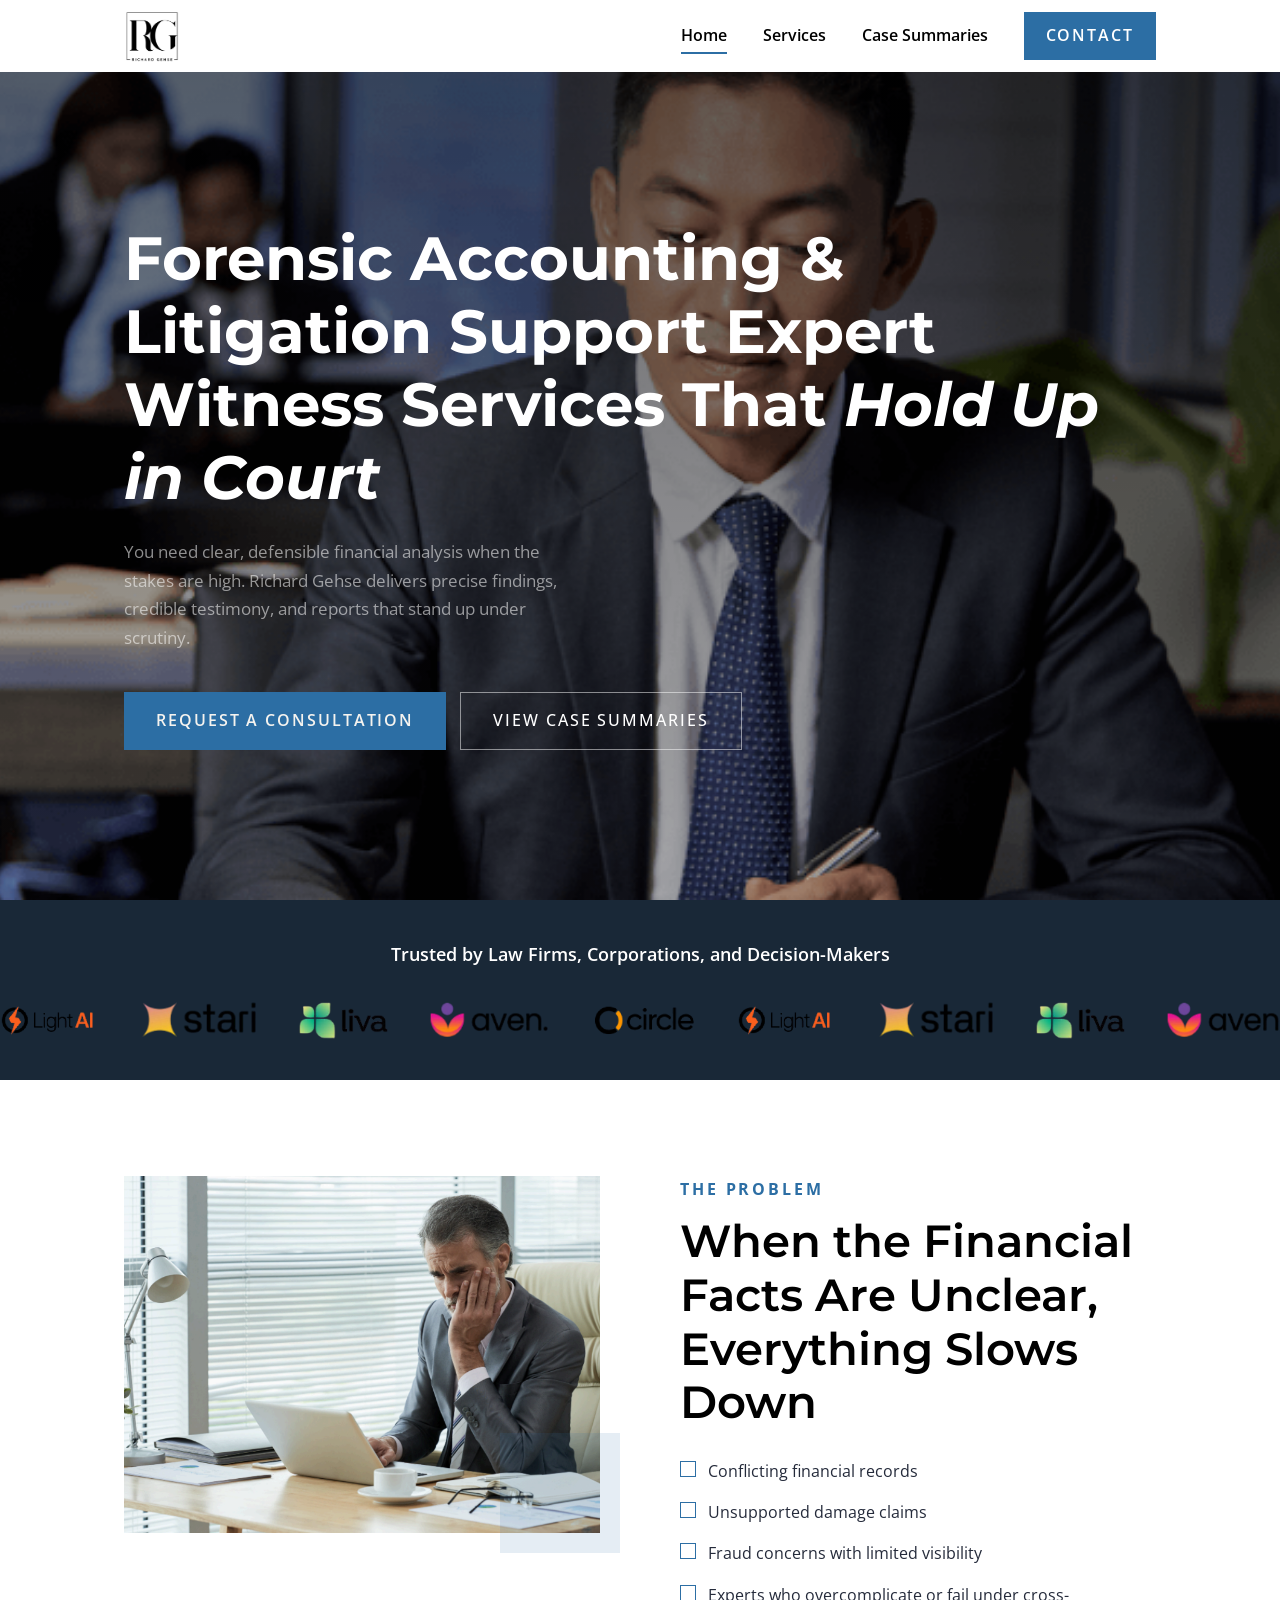
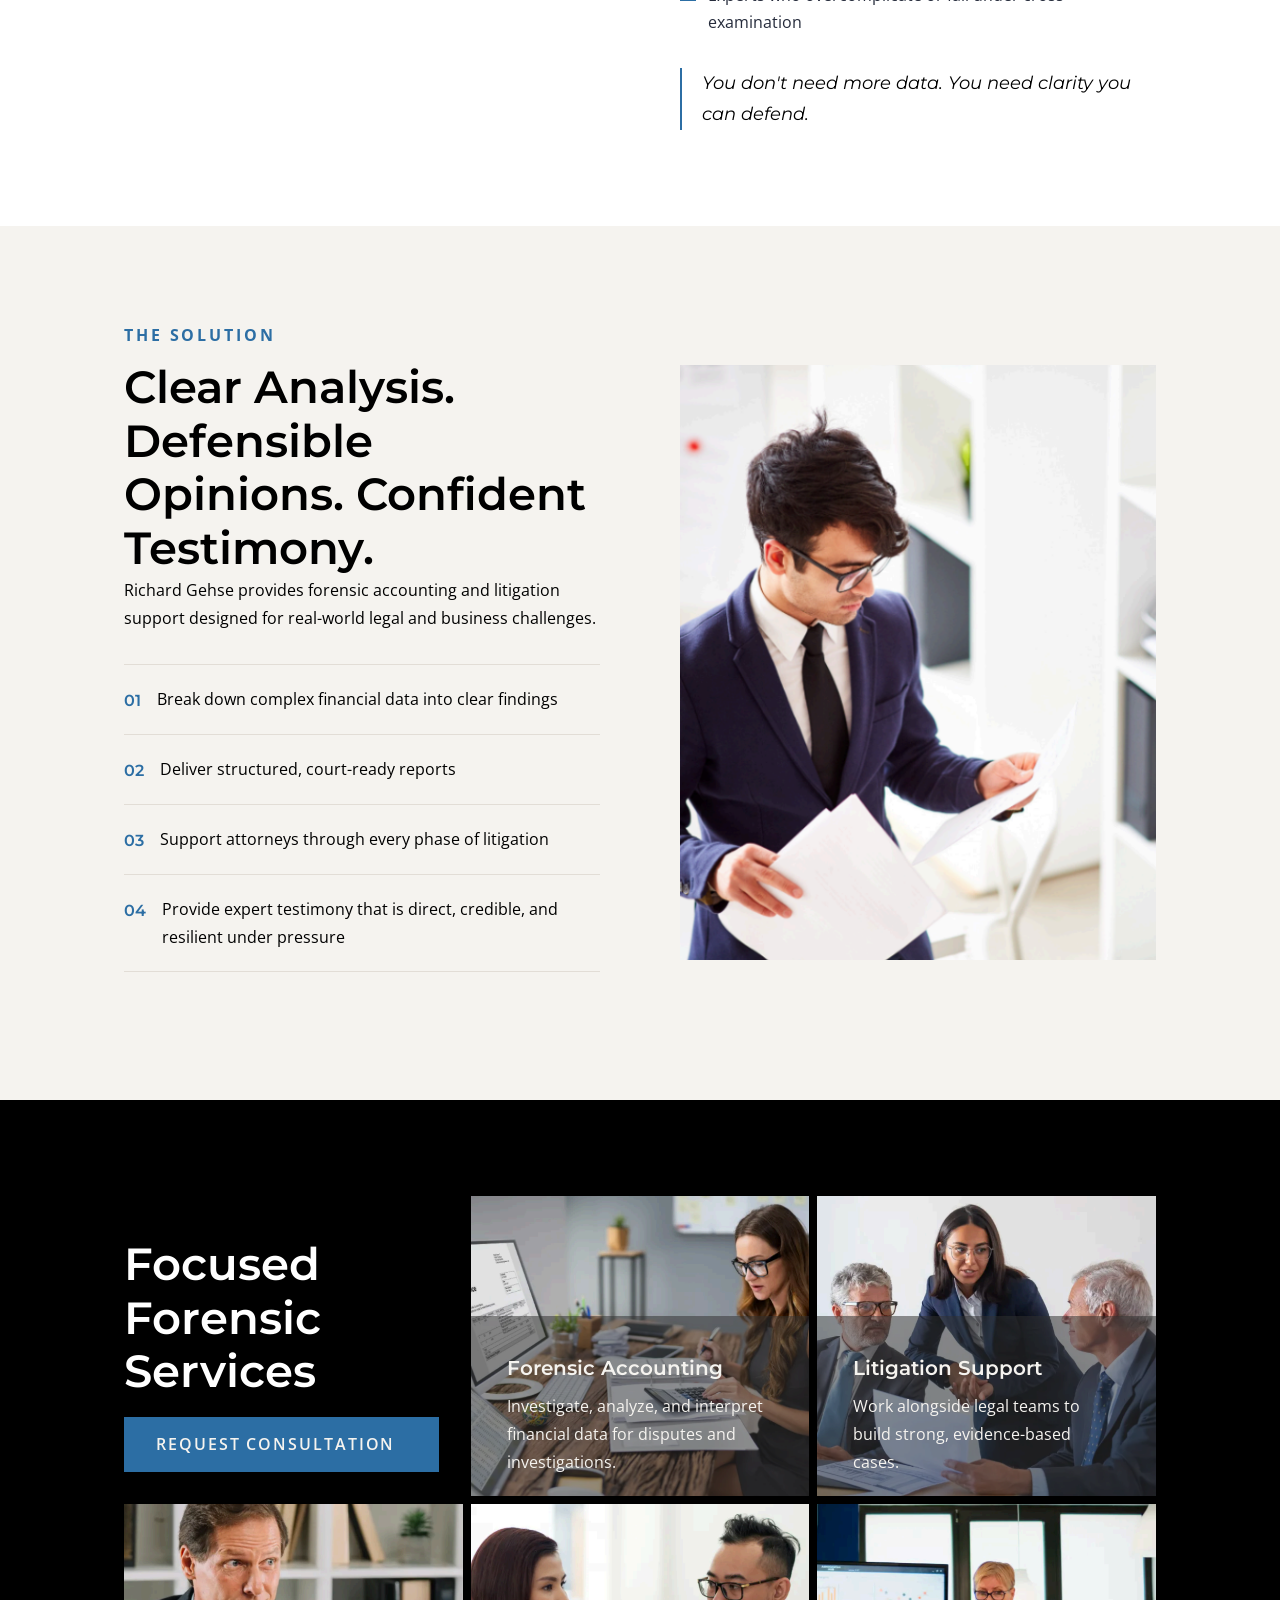
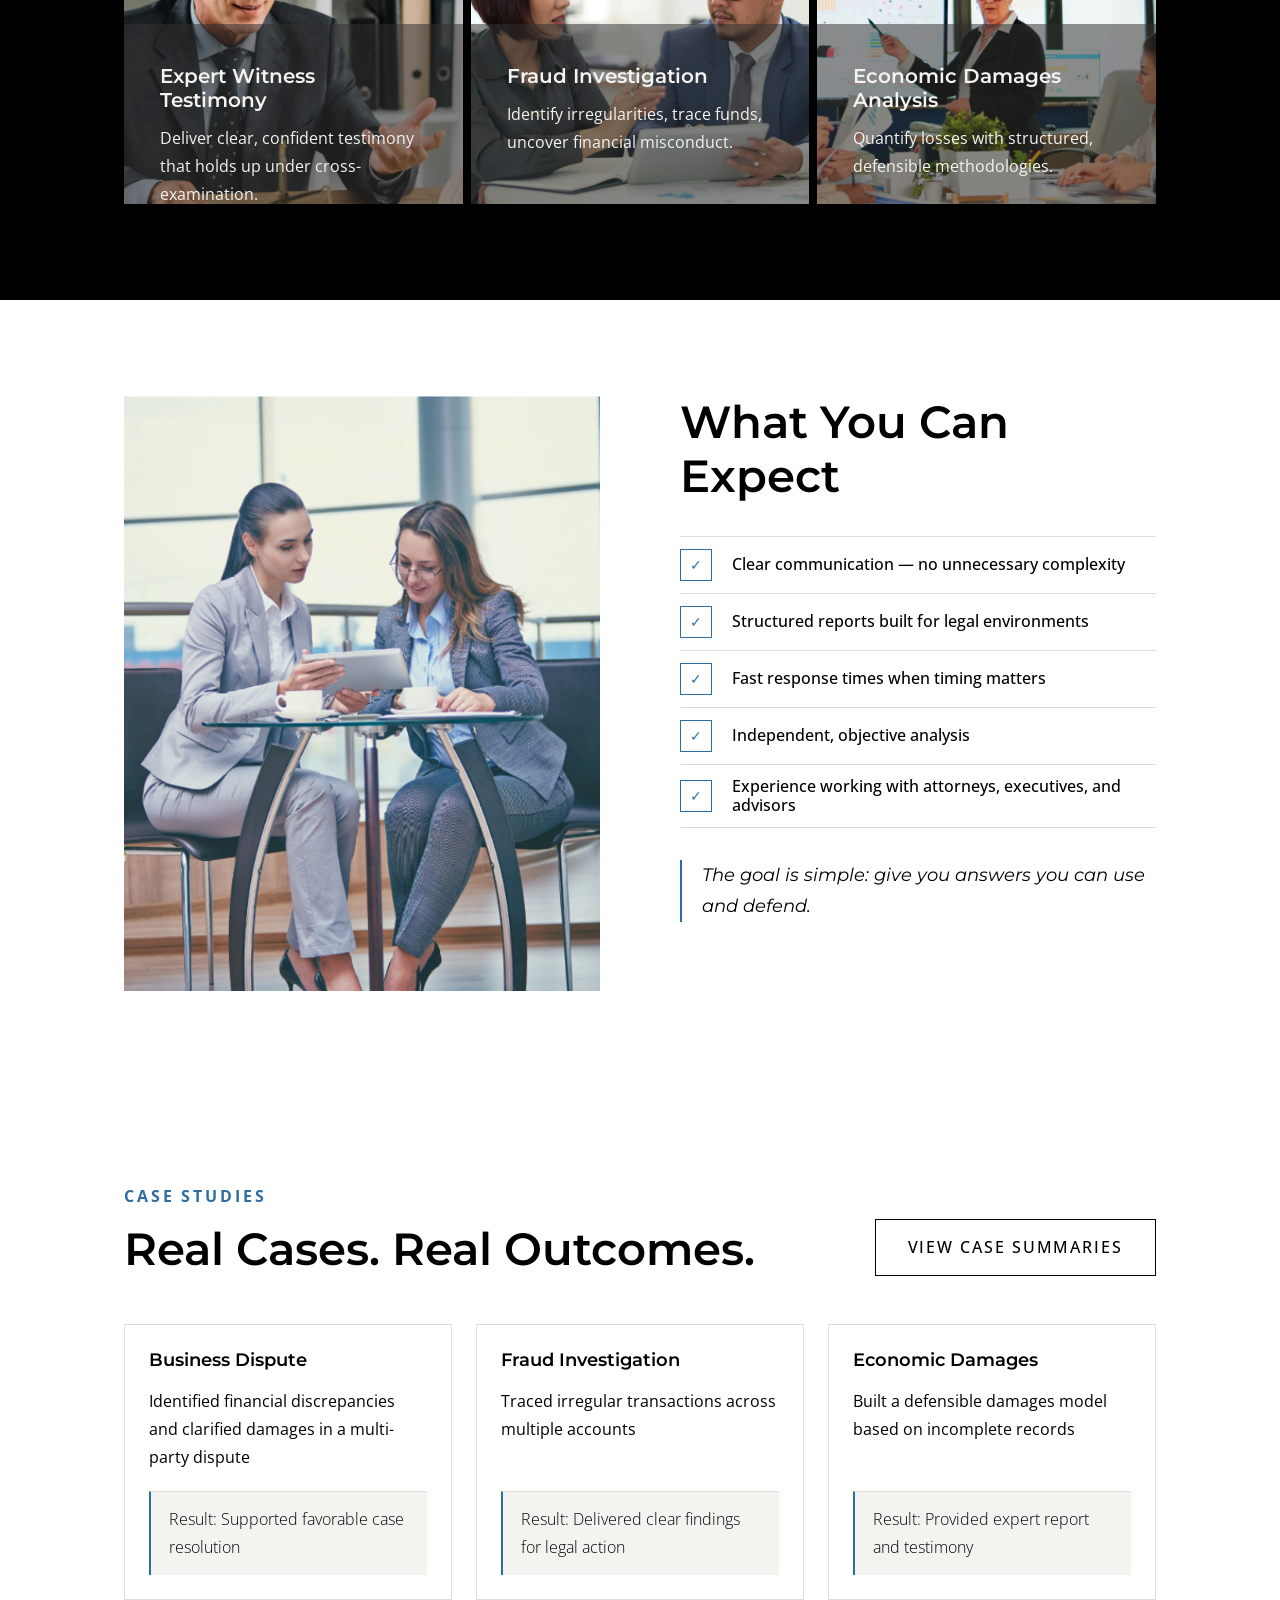
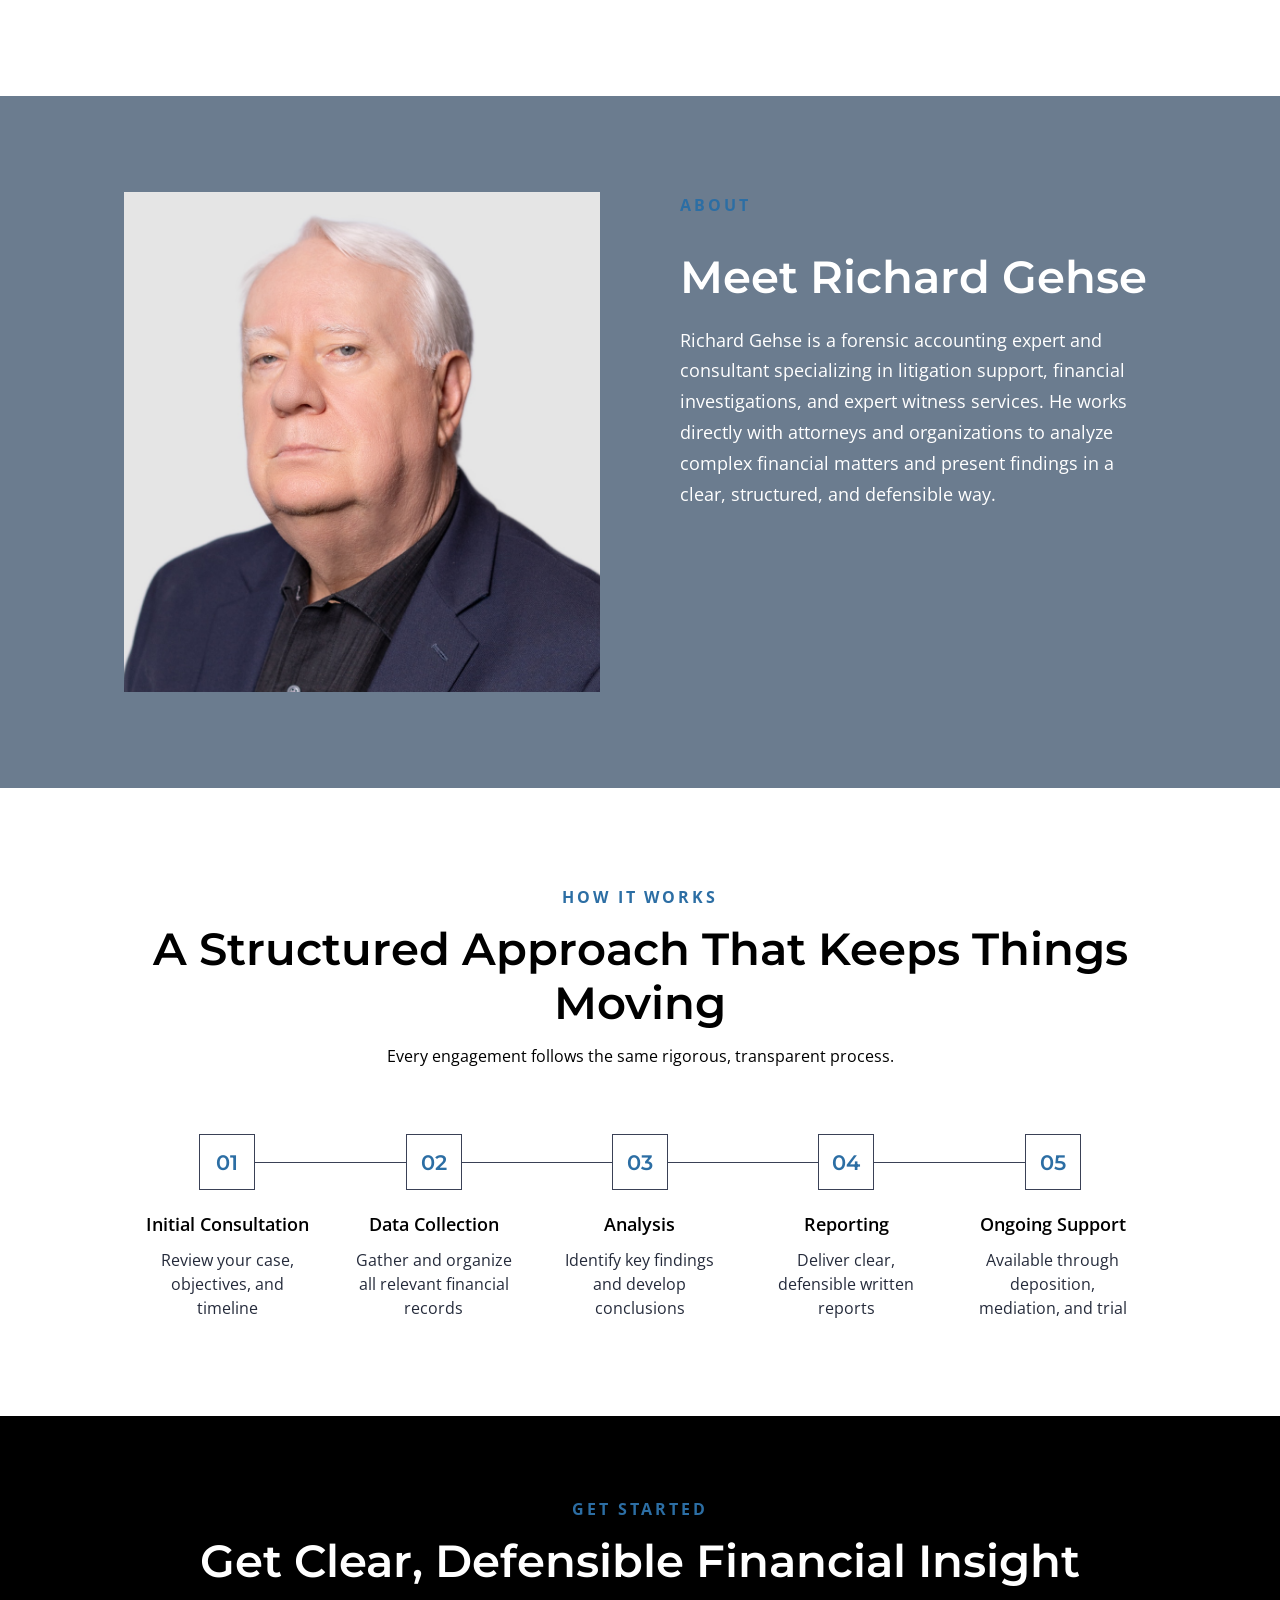
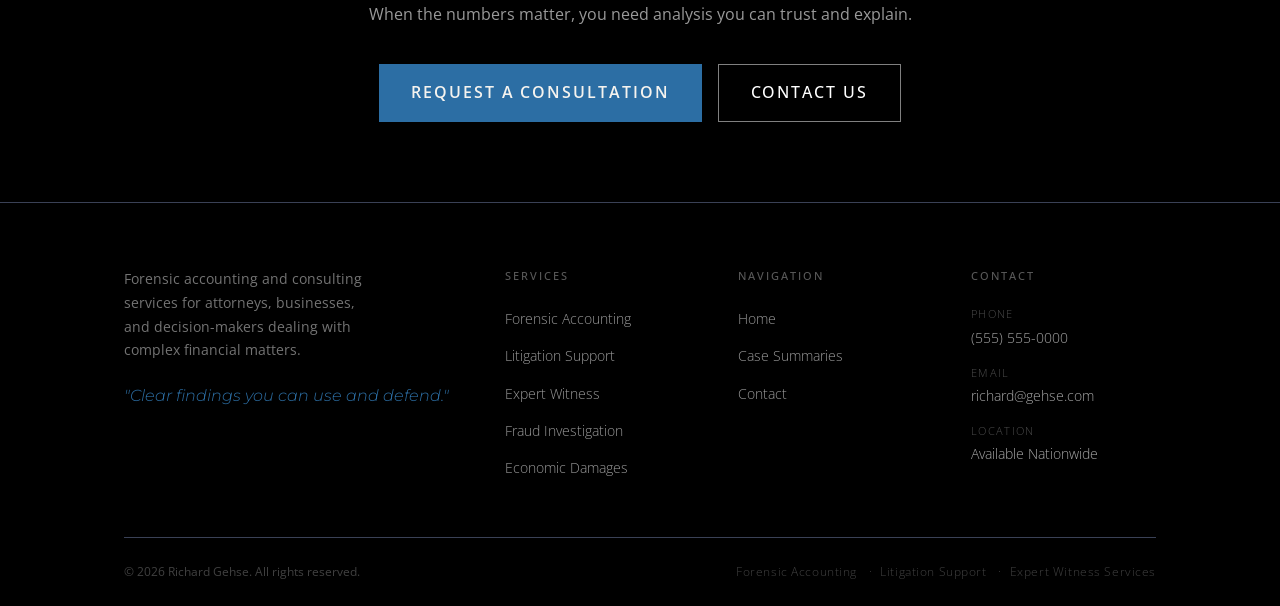
<file: index.html>
<!doctype html>
<html lang="en">
  <head>
    <meta charset="UTF-8" />
    <meta name="viewport" content="width=device-width, initial-scale=1.0" />
    <title>Richard Gehse — Forensic Accounting & Litigation Support</title>
    <meta
      name="description"
      content="Forensic accounting and litigation support services for attorneys, businesses, and decision-makers. Clear findings you can use and defend."
    />
    <link rel="stylesheet" href="css/main.css" />
    <link rel="stylesheet" href="css/components.css" />
    <link rel="stylesheet" href="css/pages.css" />
  </head>
  <body>
    <!-- ═══════════════════════════════════════════
       NAVIGATION
  ════════════════════════════════════════════ -->
    <nav class="site-nav nav-transparent-init nav-transparent">
      <div class="nav-inner">
        <a href="index.html" class="nav-logo">
          <img src="assets/images/logo.png" alt="" />
        </a>
        <div class="nav-links">
          <a href="index.html" class="active">Home</a>
          <a href="pages/services.html">Services</a>
          <a href="pages/case-summaries.html">Case Summaries</a>
          <a href="pages/contact.html" class="nav-cta">Contact</a>
        </div>
        <button class="nav-toggle" aria-label="Toggle menu">
          <span></span><span></span><span></span>
        </button>
      </div>
    </nav>

    <div class="nav-mobile">
      <a href="index.html">Home</a>
      <a href="pages/services.html">Services</a>
      <a href="pages/case-summaries.html">Case Summaries</a>
      <a href="pages/contact.html">Contact</a>
    </div>

    <!-- ═══════════════════════════════════════════
       HERO
  ════════════════════════════════════════════ -->
    <section class="hero">
      <div class="hero-bg"></div>
      <div class="container">
        <div class="hero-content">
          <h1>
            Forensic Accounting &amp; Litigation Support Expert Witness Services
            That <em>Hold Up in Court</em>
          </h1>
          <p class="hero-sub">
            You need clear, defensible financial analysis when the stakes are
            high. Richard Gehse delivers precise findings, credible testimony,
            and reports that stand up under scrutiny.
          </p>
          <div class="hero-btns">
            <a href="pages/contact.html" class="btn btn-primary"
              >Request a Consultation</a
            >
            <a href="pages/case-summaries.html" class="btn btn-outline"
              >View Case Summaries</a
            >
          </div>
        </div>
      </div>
    </section>

    <!-- ═══════════════════════════════════════════
       TRUST BAR
  ════════════════════════════════════════════ -->
    <div class="trust-bar">
      <div>Trusted by Law Firms, Corporations, and Decision-Makers</div>
      <div class="trusted-brands">
        <div class="brands-track">
          <img src="assets/images/lightai.png" />
          <img src="assets/images/stari.png" />
          <img src="assets/images/liva.png" />
          <img src="assets/images/aven.png" />
          <img src="assets/images/circle.png" />

          <img src="assets/images/lightai.png" />
          <img src="assets/images/stari.png" />
          <img src="assets/images/liva.png" />
          <img src="assets/images/aven.png" />
          <img src="assets/images/circle.png" />

          <img src="assets/images/lightai.png" />
          <img src="assets/images/stari.png" />
          <img src="assets/images/liva.png" />
          <img src="assets/images/aven.png" />
          <img src="assets/images/circle.png" />
        </div>
      </div>
    </div>

    <!-- ═══════════════════════════════════════════
       PROBLEM SECTION
  ════════════════════════════════════════════ -->
    <section class="problem-section">
      <div class="container">
        <div class="problem-grid">
          <div class="problem-img reveal">
            <img
              src="assets/images/problem.png"
              alt="Financial analysis"
              onerror="
                this.style.background = '#e8e5e0';
                this.style.minHeight = '300px';
              "
            />
            <div class="problem-img-accent"></div>
          </div>
          <div class="problem-content reveal reveal-delay-1">
            <span class="label-overline">The Problem</span>
            <h2>When the Financial Facts Are Unclear, Everything Slows Down</h2>
            <ul class="problem-list">
              <li>Conflicting financial records</li>
              <li>Unsupported damage claims</li>
              <li>Fraud concerns with limited visibility</li>
              <li>
                Experts who overcomplicate or fail under cross-examination
              </li>
            </ul>
            <div class="problem-callout">
              <p>You don't need more data. You need clarity you can defend.</p>
            </div>
          </div>
        </div>
      </div>
    </section>

    <!-- ═══════════════════════════════════════════
       SOLUTION SECTION
  ════════════════════════════════════════════ -->
    <section class="solution-section">
      <div class="container">
        <div class="solution-grid">
          <div class="reveal">
            <span class="label-overline">The Solution</span>
            <h2>Clear Analysis. Defensible Opinions. Confident Testimony.</h2>
            <p>
              Richard Gehse provides forensic accounting and litigation support
              designed for real-world legal and business challenges.
            </p>
            <div class="solution-points">
              <div class="solution-point">
                <span class="solution-point-num">01</span>
                <p>Break down complex financial data into clear findings</p>
              </div>
              <div class="solution-point">
                <span class="solution-point-num">02</span>
                <p>Deliver structured, court-ready reports</p>
              </div>
              <div class="solution-point">
                <span class="solution-point-num">03</span>
                <p>Support attorneys through every phase of litigation</p>
              </div>
              <div class="solution-point">
                <span class="solution-point-num">04</span>
                <p>
                  Provide expert testimony that is direct, credible, and
                  resilient under pressure
                </p>
              </div>
            </div>
          </div>
          <div class="solution-img reveal reveal-delay-2">
            <img
              src="assets/images/solution.png"
              alt="Expert consultation"
              onerror="
                this.style.background = '#d0cdc8';
                this.style.minHeight = '400px';
              "
            />
          </div>
        </div>
      </div>
    </section>

    <!-- ═══════════════════════════════════════════
       SERVICES SECTION
  ════════════════════════════════════════════ -->
    <section class="services-section" style="background: var(--color-dark)">
      <div class="container">
        <div class="services-grid reveal">
          <div class="service-card">
            <h2 style="color: var(--color-white); margin-bottom: 18px">
              Focused Forensic Services
            </h2>
            <a href="pages/contact.html" class="btn btn-primary"
              >Request consultation</a
            >
          </div>
          <div class="service-card reveal reveal-delay-1">
            <div class="text-background">
              <h4>Forensic Accounting</h4>
              <p>
                Investigate, analyze, and interpret financial data for disputes
                and investigations.
              </p>
            </div>
          </div>
          <div class="service-card reveal reveal-delay-2">
            <div class="text-background">
              <h4>Litigation Support</h4>
              <p>
                Work alongside legal teams to build strong, evidence-based
                cases.
              </p>
            </div>
          </div>
          <div class="service-card reveal reveal-delay-1">
            <div class="text-background">
              <h4>Expert Witness Testimony</h4>
              <p>
                Deliver clear, confident testimony that holds up under
                cross-examination.
              </p>
            </div>
          </div>
          <div class="service-card reveal reveal-delay-2">
            <div class="text-background">
              <h4>Fraud Investigation</h4>
              <p>
                Identify irregularities, trace funds, uncover financial
                misconduct.
              </p>
            </div>
          </div>
          <div class="service-card reveal reveal-delay-3">
            <div class="text-background">
              <h4>Economic Damages Analysis</h4>
              <p>Quantify losses with structured, defensible methodologies.</p>
            </div>
          </div>
        </div>
      </div>
    </section>

    <!-- ═══════════════════════════════════════════
       WHAT YOU CAN EXPECT
  ════════════════════════════════════════════ -->
    <section class="why-section">
      <div class="container">
        <div class="why-grid">
          <div class="reveal img-card solution-img">
            <img
              src="assets/images/expectations.png"
              alt="What You Can Expect"
            />
          </div>
          <div class="reveal reveal-delay-2">
            <h2>What You Can Expect</h2>
            <div class="why-reasons">
              <div class="why-reason">
                <div class="why-icon"></div>
                <div class="why-reason-text">
                  <h4>Clear communication — no unnecessary complexity</h4>
                </div>
              </div>
              <div class="why-reason">
                <div class="why-icon"></div>
                <div class="why-reason-text">
                  <h4>Structured reports built for legal environments</h4>
                </div>
              </div>
              <div class="why-reason">
                <div class="why-icon"></div>
                <div class="why-reason-text">
                  <h4>Fast response times when timing matters</h4>
                </div>
              </div>
              <div class="why-reason">
                <div class="why-icon"></div>
                <div class="why-reason-text">
                  <h4>Independent, objective analysis</h4>
                </div>
              </div>
              <div class="why-reason">
                <div class="why-icon"></div>
                <div class="why-reason-text">
                  <h4>
                    Experience working with attorneys, executives, and advisors
                  </h4>
                </div>
              </div>
              <div class="problem-callout">
                <p>
                  The goal is simple: give you answers you can use and defend.
                </p>
              </div>
            </div>
          </div>
        </div>
      </div>
    </section>

    <!-- ═══════════════════════════════════════════
       CASE STUDIES PREVIEW
  ════════════════════════════════════════════ -->
    <section class="cases-section-home">
      <div class="container">
        <div class="cases-header">
          <div>
            <span class="label-overline">Case Studies</span>
            <h2>Real Cases. Real Outcomes.</h2>
          </div>
          <a href="pages/case-summaries.html" class="btn btn-outline-dark"
            >View Case Summaries</a
          >
        </div>
        <div class="cases-grid-home">
          <div class="case-card-home reveal">
            <div>
              <h4>Business Dispute</h4>
              <p>
                Identified financial discrepancies and clarified damages in a
                multi-party dispute
              </p>
            </div>

            <div class="case-result">
              Result: Supported favorable case resolution
            </div>
          </div>
          <div class="case-card-home reveal reveal-delay-1">
            <div>
              <h4>Fraud Investigation</h4>
              <p>Traced irregular transactions across multiple accounts</p>
            </div>

            <div class="case-result">
              Result: Delivered clear findings for legal action
            </div>
          </div>
          <div class="case-card-home reveal reveal-delay-2">
            <div>
              <h4>Economic Damages</h4>
              <p>
                Built a defensible damages model based on incomplete records
              </p>
            </div>
            <div class="case-result">
              Result: Provided expert report and testimony
            </div>
          </div>
        </div>
      </div>
    </section>

    <!-- ═══════════════════════════════════════════
       ABOUT
  ════════════════════════════════════════════ -->
    <section class="about-section">
      <div class="container">
        <div class="about-grid">
          <div class="reveal img-card"></div>
          <div class="reveal reveal-delay-2">
            <span class="label-overline">ABOUT</span>
            <h2>Meet Richard Gehse</h2>
            <p>
              Richard Gehse is a forensic accounting expert and consultant
              specializing in litigation support, financial investigations, and
              expert witness services. He works directly with attorneys and
              organizations to analyze complex financial matters and present
              findings in a clear, structured, and defensible way.
            </p>
          </div>
        </div>
      </div>
    </section>

    <!-- ═══════════════════════════════════════════
       PROCESS SECTION
  ════════════════════════════════════════════ -->
    <section class="process-section">
      <div class="container">
        <div class="process-header reveal">
          <span class="label-overline">How It Works</span>
          <h2>A Structured Approach That Keeps Things Moving</h2>
          <p>
            Every engagement follows the same rigorous, transparent process.
          </p>
        </div>
        <div class="process-steps">
          <div class="process-step reveal">
            <div class="process-step-num">01</div>
            <h4>Initial Consultation</h4>
            <p>Review your case, objectives, and timeline</p>
          </div>
          <div class="process-step reveal reveal-delay-1">
            <div class="process-step-num">02</div>
            <h4>Data Collection</h4>
            <p>Gather and organize all relevant financial records</p>
          </div>
          <div class="process-step reveal reveal-delay-2">
            <div class="process-step-num">03</div>
            <h4>Analysis</h4>
            <p>Identify key findings and develop conclusions</p>
          </div>
          <div class="process-step reveal reveal-delay-3">
            <div class="process-step-num">04</div>
            <h4>Reporting</h4>
            <p>Deliver clear, defensible written reports</p>
          </div>
          <div class="process-step reveal reveal-delay-4">
            <div class="process-step-num">05</div>
            <h4>Ongoing Support</h4>
            <p>Available through deposition, mediation, and trial</p>
          </div>
        </div>
      </div>
    </section>

    <!-- ═══════════════════════════════════════════
       CTA BAND
  ════════════════════════════════════════════ -->
    <section class="cta-band">
      <div class="container reveal">
        <span class="label-overline" style="text-align: center"
          >Get Started</span
        >
        <h2>Get Clear, Defensible Financial Insight</h2>
        <p>
          When the numbers matter, you need analysis you can trust and explain.
        </p>
        <div class="btn-row">
          <a href="pages/contact.html" class="btn btn-primary"
            >Request a Consultation</a
          >
          <a href="pages/contact.html" class="btn btn-outline">Contact Us</a>
        </div>
      </div>
    </section>

    <!-- ═══════════════════════════════════════════
       FOOTER
  ════════════════════════════════════════════ -->
    <footer class="site-footer">
      <div class="container">
        <div class="footer-inner">
          <div class="footer-brand">
            <p>
              Forensic accounting and consulting services for attorneys,
              businesses, and decision-makers dealing with complex financial
              matters.
            </p>
            <span class="footer-tagline"
              >"Clear findings you can use and defend."</span
            >
          </div>
          <div class="footer-col">
            <h5>Services</h5>
            <ul>
              <li>
                <a href="pages/services.html#forensic">Forensic Accounting</a>
              </li>
              <li>
                <a href="pages/services.html#litigation">Litigation Support</a>
              </li>
              <li><a href="pages/services.html#expert">Expert Witness</a></li>
              <li>
                <a href="pages/services.html#fraud">Fraud Investigation</a>
              </li>
              <li>
                <a href="pages/services.html#damages">Economic Damages</a>
              </li>
            </ul>
          </div>
          <div class="footer-col">
            <h5>Navigation</h5>
            <ul>
              <li><a href="index.html">Home</a></li>
              <li><a href="pages/case-summaries.html">Case Summaries</a></li>
              <li><a href="pages/contact.html">Contact</a></li>
            </ul>
          </div>
          <div class="footer-col">
            <h5>Contact</h5>
            <div class="footer-contact-item">
              <span>Phone</span>
              <a href="tel:+15555550000">(555) 555-0000</a>
            </div>
            <div class="footer-contact-item">
              <span>Email</span>
              <a href="mailto:richard@gehse.com">richard@gehse.com</a>
            </div>
            <div class="footer-contact-item">
              <span>Location</span>
              <span>Available Nationwide</span>
            </div>
          </div>
        </div>
        <div class="footer-bottom">
          <p>
            &copy; <span id="footer-year"></span> Richard Gehse. All rights
            reserved.
          </p>
          <div class="footer-services">
            <span>Forensic Accounting</span>
            <span>Litigation Support</span>
            <span>Expert Witness Services</span>
          </div>
        </div>
      </div>
    </footer>

    <script src="js/main.js"></script>
  </body>
</html>
</file>
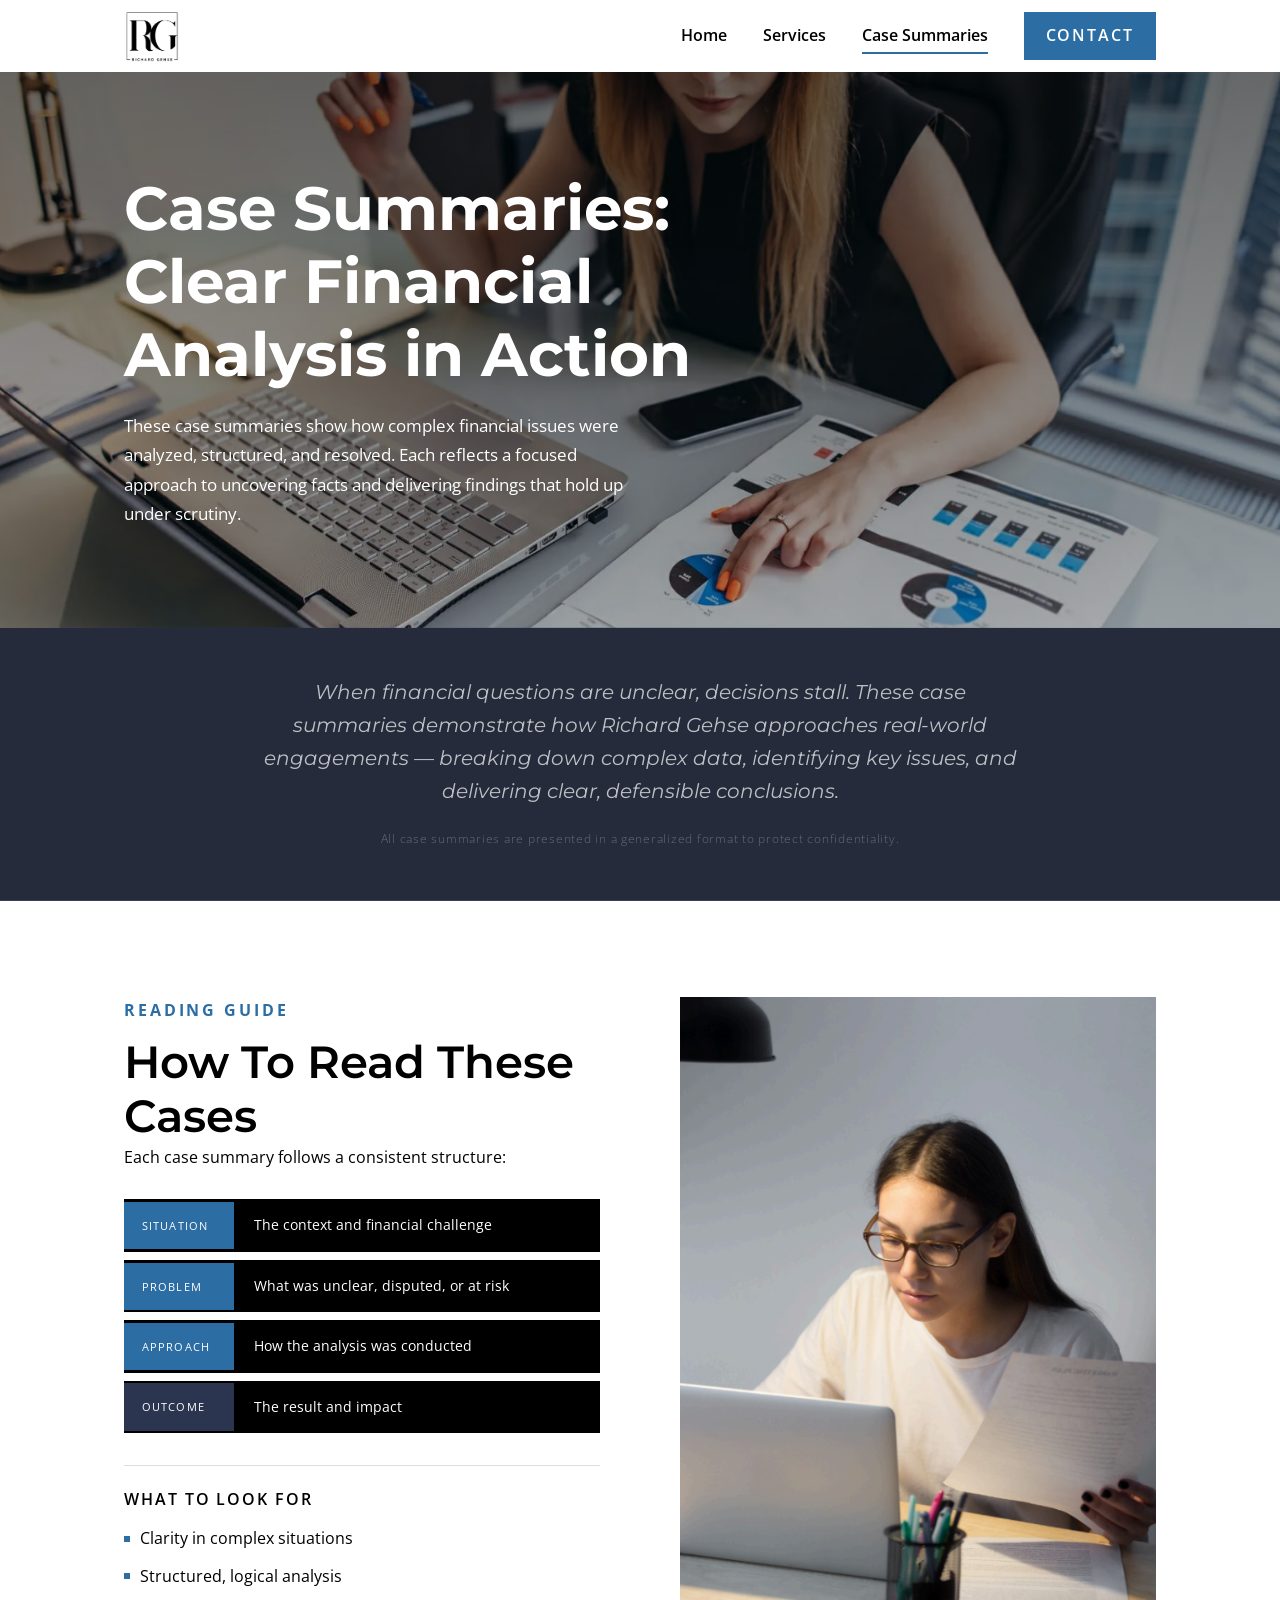
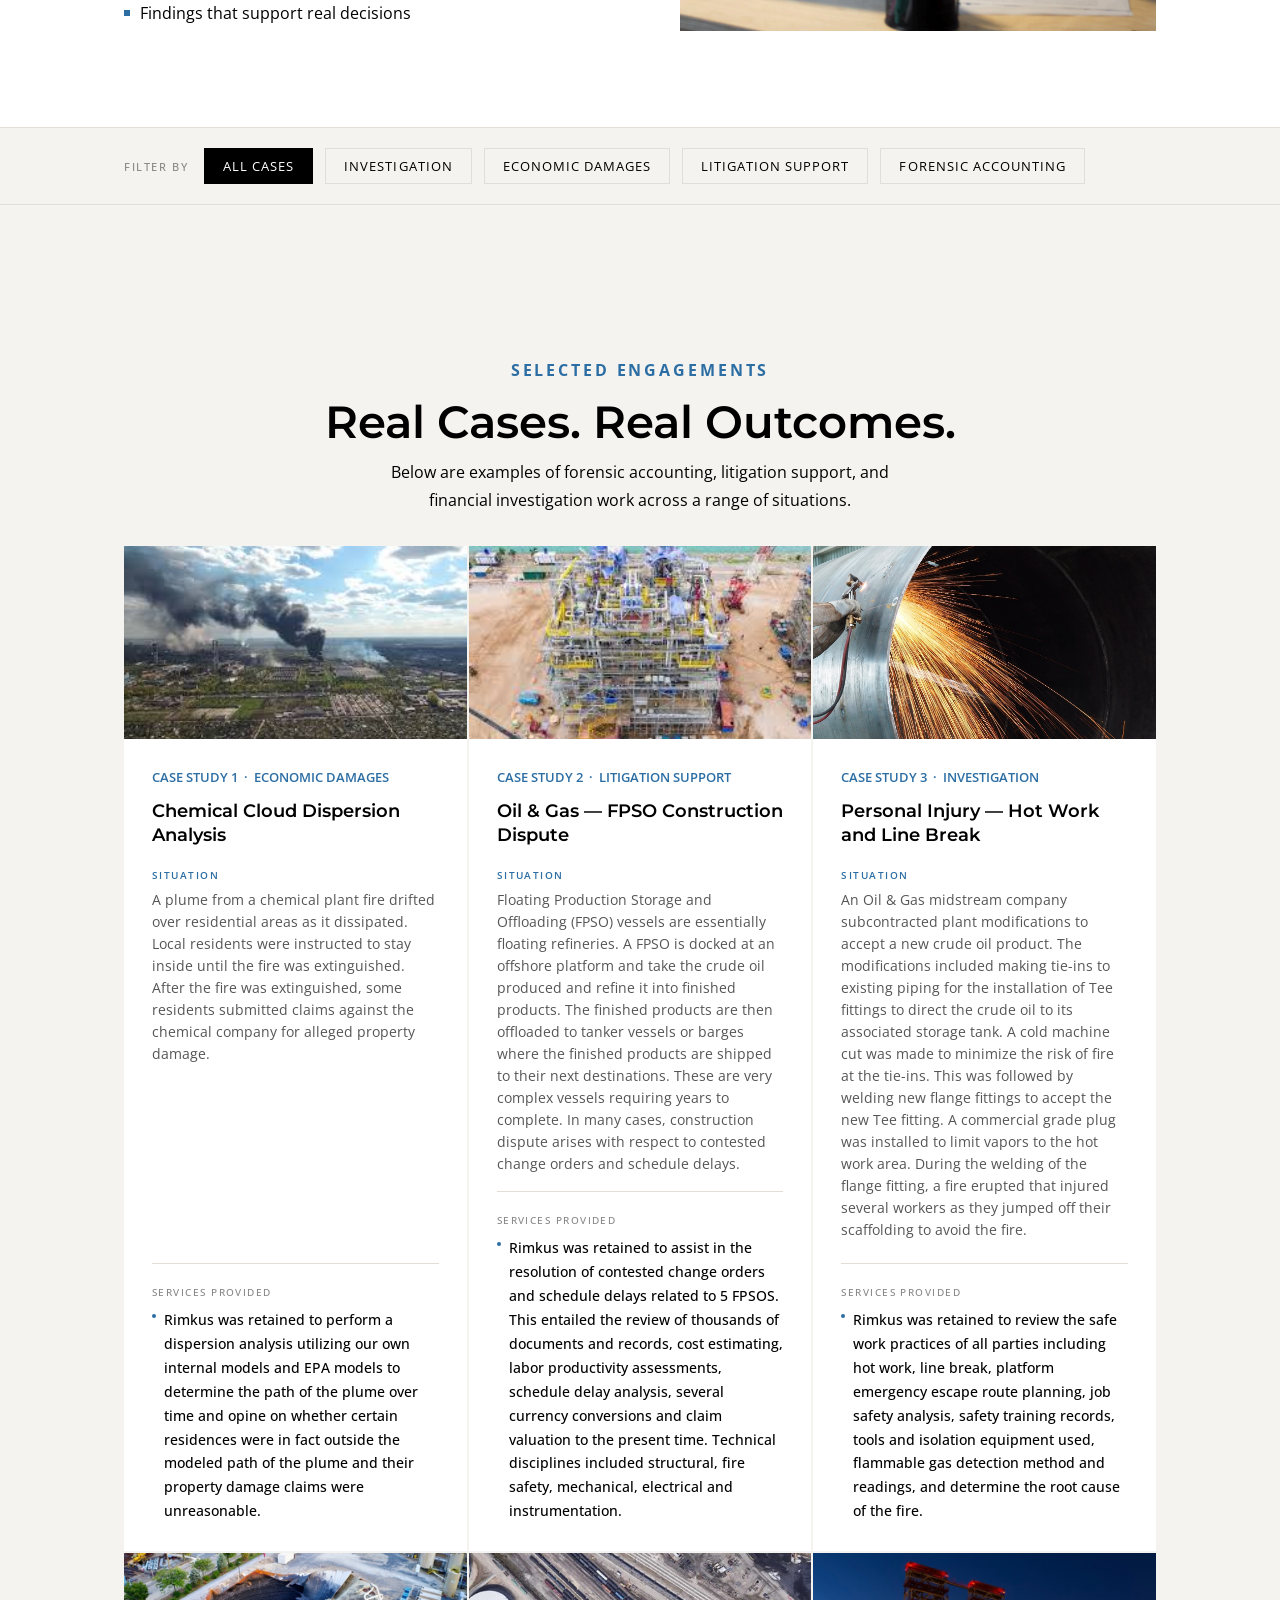
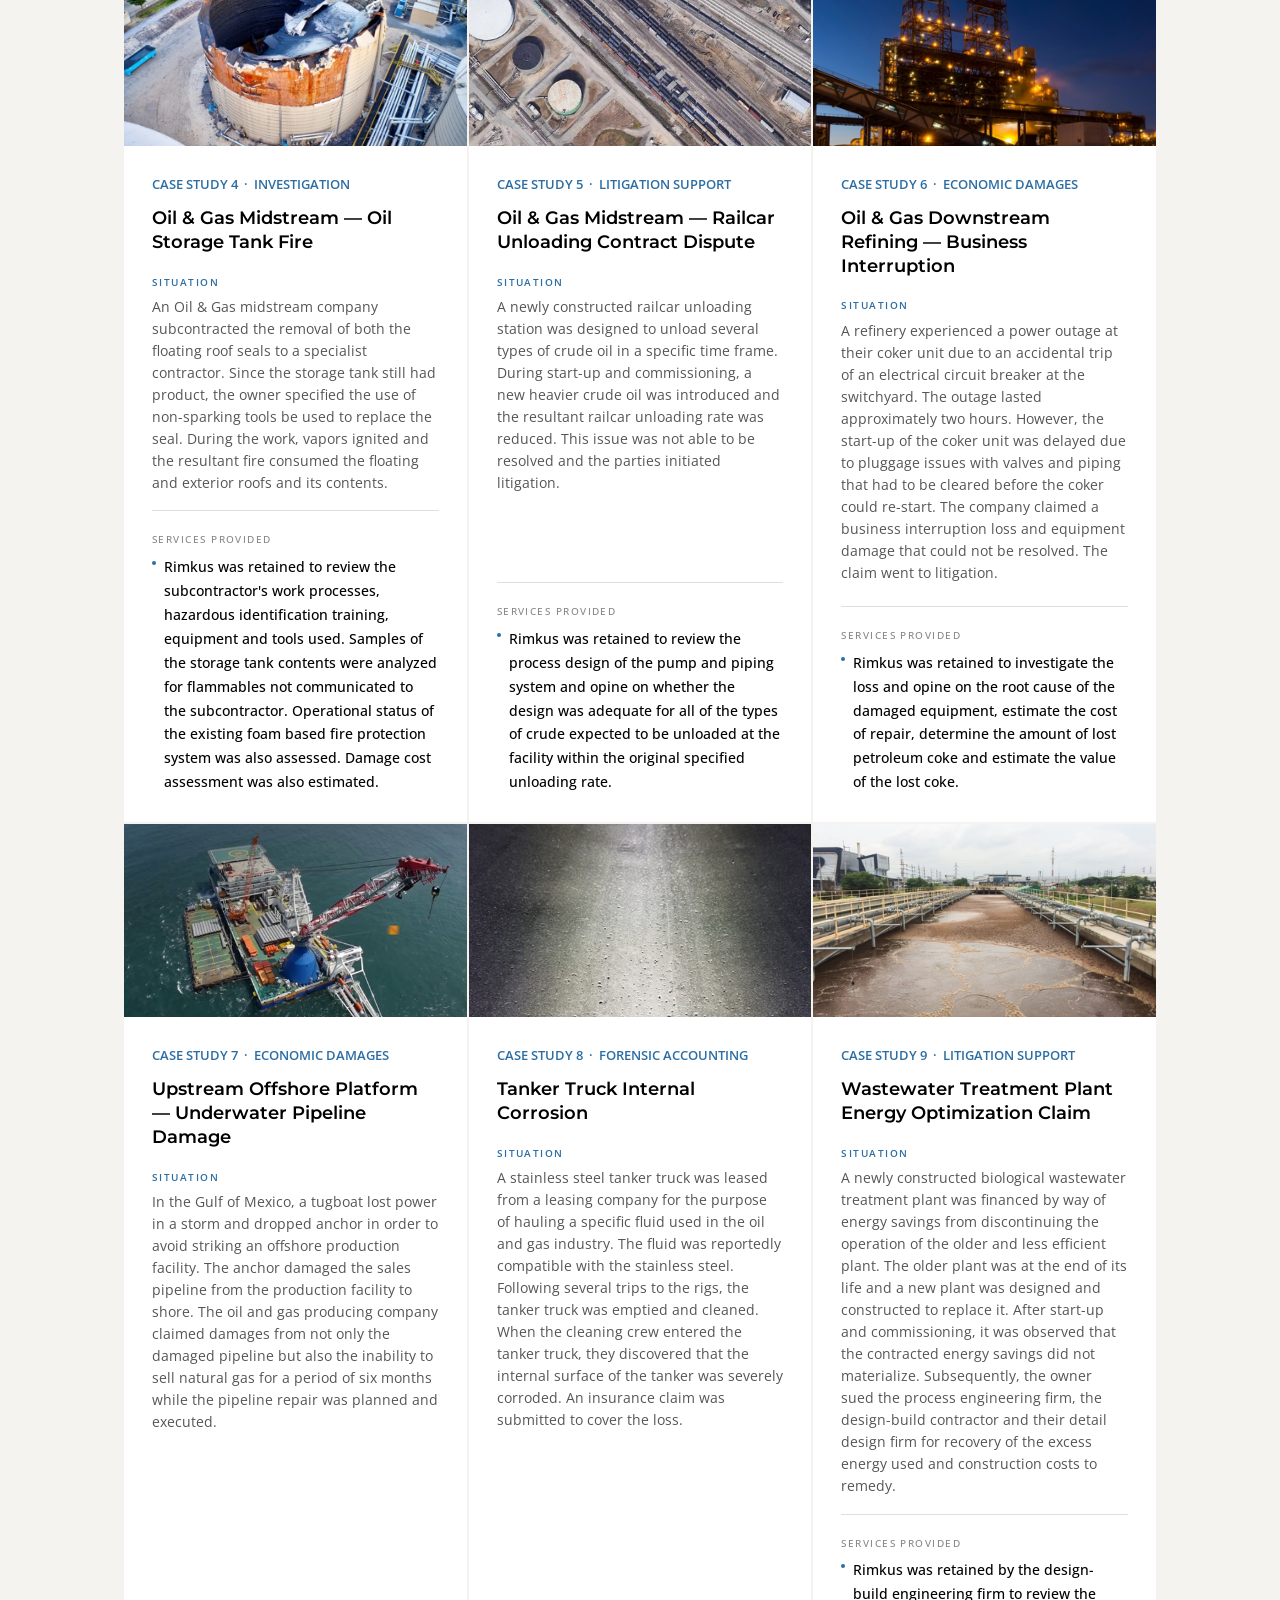
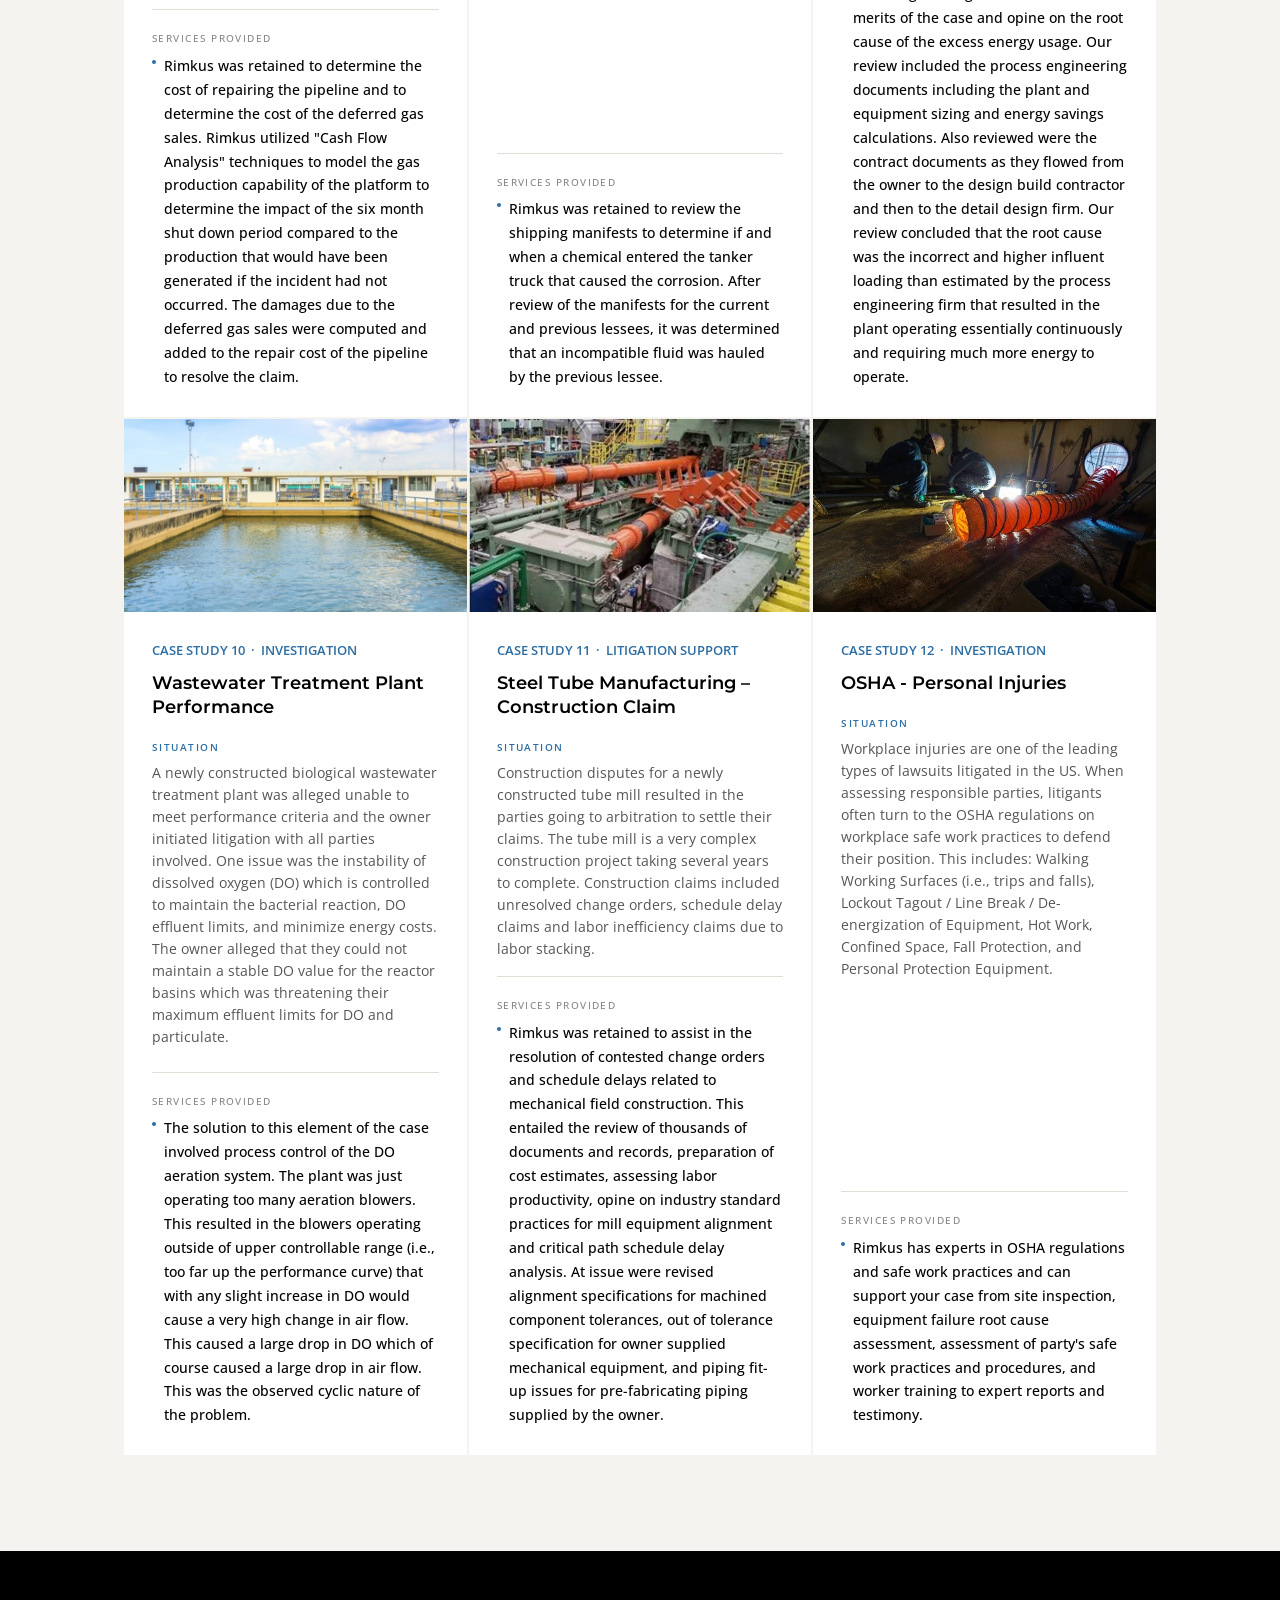
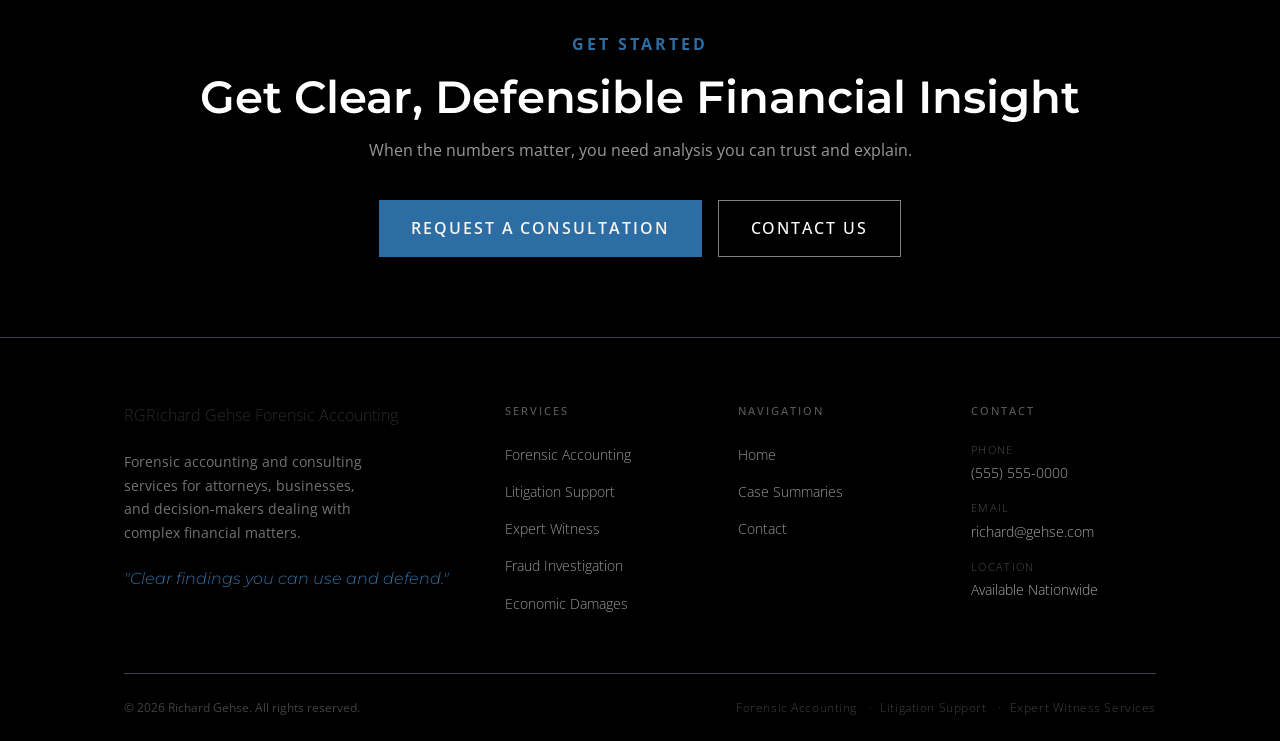
<file: pages/case-summaries.html>
<!doctype html>
<html lang="en">
  <head>
    <meta charset="UTF-8" />
    <meta name="viewport" content="width=device-width, initial-scale=1.0" />
    <title>Case Summaries — Richard Gehse Forensic Accounting</title>
    <meta
      name="description"
      content="Real case summaries showing how complex financial issues were analyzed, structured, and resolved. Forensic accounting and litigation support engagements."
    />
    <link rel="stylesheet" href="../css/main.css" />
    <link rel="stylesheet" href="../css/components.css" />
    <link rel="stylesheet" href="../css/pages.css" />
  </head>
  <body>

    <nav class="site-nav nav-transparent-init nav-transparent">
      <div class="nav-inner">
        <a href="../index.html" class="nav-logo">
          <img src="../assets/images/logo.png" alt="Richard Gehse" />
        </a>
        <div class="nav-links">
          <a href="../index.html">Home</a>
          <a href="./services.html">Services</a>
          <a href="./case-summaries.html" class="active">Case Summaries</a>
          <a href="./contact.html" class="nav-cta">Contact</a>
        </div>
        <button class="nav-toggle" aria-label="Toggle menu">
          <span></span><span></span><span></span>
        </button>
      </div>
    </nav>

    <div class="nav-mobile">
      <a href="../index.html">Home</a>
      <a href="./services.html">Services</a>
      <a href="./case-summaries.html">Case Summaries</a>
      <a href="./contact.html">Contact</a>
    </div>

    <!-- HERO -->
    <section class="cases-hero">
      <div class="container">
        <h1>Case Summaries: Clear Financial Analysis in Action</h1>
        <p>
          These case summaries show how complex financial issues were analyzed,
          structured, and resolved. Each reflects a focused approach to
          uncovering facts and delivering findings that hold up under scrutiny.
        </p>
      </div>
    </section>

    <!-- INTRO BAND -->
    <div class="intro-band">
      <div class="container">
        <p>
          When financial questions are unclear, decisions stall. These case
          summaries demonstrate how Richard Gehse approaches real-world
          engagements — breaking down complex data, identifying key issues, and
          delivering clear, defensible conclusions.
        </p>
        <span class="confidentiality-note"
          >All case summaries are presented in a generalized format to protect
          confidentiality.</span
        >
      </div>
    </div>

    <!-- HOW TO READ -->
    <section class="how-to-read">
      <div class="container">
        <div class="how-to-read-grid">
          <div class="reveal">
            <span class="label-overline">Reading Guide</span>
            <h2>How To Read These Cases</h2>
            <p>Each case summary follows a consistent structure:</p>

            <div class="structure-steps">
              <div class="structure-step">
                <span class="structure-step-label">Situation</span>
                <span class="structure-step-desc"
                  >The context and financial challenge</span
                >
              </div>
              <div class="structure-step">
                <span class="structure-step-label">Problem</span>
                <span class="structure-step-desc"
                  >What was unclear, disputed, or at risk</span
                >
              </div>
              <div class="structure-step">
                <span class="structure-step-label">Approach</span>
                <span class="structure-step-desc"
                  >How the analysis was conducted</span
                >
              </div>
              <div class="structure-step" style="--accent: var(--color-navy)">
                <span
                  class="structure-step-label"
                  style="
                    background: var(--color-navy);
                    color: var(--color-white);
                  "
                  >Outcome</span
                >
                <span class="structure-step-desc">The result and impact</span>
              </div>
            </div>

            <div class="what-to-look">
              <h4>What to look for</h4>
              <ul>
                <li>Clarity in complex situations</li>
                <li>Structured, logical analysis</li>
                <li>Findings that support real decisions</li>
              </ul>
            </div>
          </div>

          <div class="how-to-read-img reveal reveal-delay-2">
            <img src="../assets/images/cases_02.png" alt="" />
          </div>
        </div>
      </div>
    </section>

    <!-- FILTER BAR -->
    <div class="filter-bar">
      <div class="container">
        <div class="filter-inner">
          <span class="filter-label">Filter by</span>
          <button class="filter-btn active" data-filter="all">All Cases</button>
          <button class="filter-btn" data-filter="investigation">
            Investigation
          </button>
          <button class="filter-btn" data-filter="damages">
            Economic Damages
          </button>
          <button class="filter-btn" data-filter="litigation">
            Litigation Support
          </button>
          <button class="filter-btn" data-filter="forensic">
            Forensic Accounting
          </button>
        </div>
      </div>
    </div>

    <!-- CASES GRID -->
    <section class="cases-section">
      <div class="container">
        <div class="section-divider reveal">
          <span class="label-overline">Selected Engagements</span>
          <h2>Real Cases. Real Outcomes.</h2>
          <p>
            Below are examples of forensic accounting, litigation support, and
            financial investigation work across a range of situations.
          </p>
        </div>

        <div class="cases-grid" id="cases-grid">
          <!-- CASE 1 — Chemical Cloud -->
          <div class="case-card reveal" data-category="damages">
            <img
              src="../assets/images/case_study_01.jpeg"
              alt=""
              class="case-card-img"
            />
            <div class="case-card-body">
              <span class="case-type"
                >Case Study 1 &nbsp;·&nbsp; Economic Damages</span
              >
              <h3>Chemical Cloud Dispersion Analysis</h3>

              <div class="case-block">
                <span class="case-block-label">Situation</span>
                <p>
                  A plume from a chemical plant fire drifted over residential
                  areas as it dissipated. Local residents were instructed to
                  stay inside until the fire was extinguished. After the fire
                  was extinguished, some residents submitted claims against the
                  chemical company for alleged property damage.
                </p>
              </div>

              <div class="case-result">
                <span class="case-result-label">Services Provided</span>
                <span class="case-result-text"
                  >Rimkus was retained to perform a dispersion analysis
                  utilizing our own internal models and EPA models to determine
                  the path of the plume over time and opine on whether certain
                  residences were in fact outside the modeled path of the plume
                  and their property damage claims were unreasonable.</span
                >
              </div>
            </div>
          </div>

          <!-- CASE 2 — FPSO Construction Dispute -->
          <div
            class="case-card reveal reveal-delay-1"
            data-category="litigation"
          >
            <img
              src="../assets/images/case_study_02.jpeg"
              alt=""
              class="case-card-img"
            />
            <div class="case-card-body">
              <span class="case-type"
                >Case Study 2 &nbsp;·&nbsp; Litigation Support</span
              >
              <h3>Oil &amp; Gas — FPSO Construction Dispute</h3>

              <div class="case-block">
                <span class="case-block-label">Situation</span>
                <p>
                  Floating Production Storage and Offloading (FPSO) vessels are
                  essentially floating refineries. A FPSO is docked at an
                  offshore platform and take the crude oil produced and refine
                  it into finished products. The finished products are then
                  offloaded to tanker vessels or barges where the finished
                  products are shipped to their next destinations. These are
                  very complex vessels requiring years to complete. In many
                  cases, construction dispute arises with respect to contested
                  change orders and schedule delays.
                </p>
              </div>

              <div class="case-result">
                <span class="case-result-label">Services Provided</span>
                <span class="case-result-text"
                  >Rimkus was retained to assist in the resolution of contested
                  change orders and schedule delays related to 5 FPSOS. This
                  entailed the review of thousands of documents and records,
                  cost estimating, labor productivity assessments, schedule
                  delay analysis, several currency conversions and claim
                  valuation to the present time. Technical disciplines included
                  structural, fire safety, mechanical, electrical and
                  instrumentation.</span
                >
              </div>
            </div>
          </div>

          <!-- CASE 3 — Hot Work and Line Break -->
          <div
            class="case-card reveal reveal-delay-2"
            data-category="investigation"
          >
            <img
              src="../assets/images/case_study_03.jpg"
              alt=""
              class="case-card-img"
            />
            <div class="case-card-body">
              <span class="case-type"
                >Case Study 3 &nbsp;·&nbsp; Investigation</span
              >
              <h3>Personal Injury — Hot Work and Line Break</h3>

              <div class="case-block">
                <span class="case-block-label">Situation</span>
                <p>
                  An Oil &amp; Gas midstream company subcontracted plant
                  modifications to accept a new crude oil product. The
                  modifications included making tie-ins to existing piping for
                  the installation of Tee fittings to direct the crude oil to
                  its associated storage tank. A cold machine cut was made to
                  minimize the risk of fire at the tie-ins. This was followed by
                  welding new flange fittings to accept the new Tee fitting. A
                  commercial grade plug was installed to limit vapors to the hot
                  work area. During the welding of the flange fitting, a fire
                  erupted that injured several workers as they jumped off their
                  scaffolding to avoid the fire.
                </p>
              </div>

              <div class="case-result">
                <span class="case-result-label">Services Provided</span>
                <span class="case-result-text"
                  >Rimkus was retained to review the safe work practices of all
                  parties including hot work, line break, platform emergency
                  escape route planning, job safety analysis, safety training
                  records, tools and isolation equipment used, flammable gas
                  detection method and readings, and determine the root cause of
                  the fire.</span
                >
              </div>
            </div>
          </div>

          <!-- CASE 4 — Oil Storage Tank Fire -->
          <div
            class="case-card reveal reveal-delay-2"
            data-category="investigation"
          >
            <img
              src="../assets/images/case_study_04.jpg"
              alt=""
              class="case-card-img"
            />
            <div class="case-card-body">
              <span class="case-type"
                >Case Study 4 &nbsp;·&nbsp; Investigation</span
              >
              <h3>Oil &amp; Gas Midstream — Oil Storage Tank Fire</h3>

              <div class="case-block">
                <span class="case-block-label">Situation</span>
                <p>
                  An Oil &amp; Gas midstream company subcontracted the removal
                  of both the floating roof seals to a specialist contractor.
                  Since the storage tank still had product, the owner specified
                  the use of non-sparking tools be used to replace the seal.
                  During the work, vapors ignited and the resultant fire
                  consumed the floating and exterior roofs and its contents.
                </p>
              </div>

              <div class="case-result">
                <span class="case-result-label">Services Provided</span>
                <span class="case-result-text"
                  >Rimkus was retained to review the subcontractor's work
                  processes, hazardous identification training, equipment and
                  tools used. Samples of the storage tank contents were analyzed
                  for flammables not communicated to the subcontractor.
                  Operational status of the existing foam based fire protection
                  system was also assessed. Damage cost assessment was also
                  estimated.</span
                >
              </div>
            </div>
          </div>

          <!-- CASE 5 — Railcar Unloading Contract Dispute -->
          <div
            class="case-card reveal reveal-delay-2"
            data-category="litigation"
          >
            <img
              src="../assets/images/case_study_05.jpg"
              alt=""
              class="case-card-img"
            />
            <div class="case-card-body">
              <span class="case-type"
                >Case Study 5 &nbsp;·&nbsp; Litigation Support</span
              >
              <h3>
                Oil &amp; Gas Midstream — Railcar Unloading Contract Dispute
              </h3>

              <div class="case-block">
                <span class="case-block-label">Situation</span>
                <p>
                  A newly constructed railcar unloading station was designed to
                  unload several types of crude oil in a specific time frame.
                  During start-up and commissioning, a new heavier crude oil was
                  introduced and the resultant railcar unloading rate was
                  reduced. This issue was not able to be resolved and the
                  parties initiated litigation.
                </p>
              </div>

              <div class="case-result">
                <span class="case-result-label">Services Provided</span>
                <span class="case-result-text"
                  >Rimkus was retained to review the process design of the pump
                  and piping system and opine on whether the design was adequate
                  for all of the types of crude expected to be unloaded at the
                  facility within the original specified unloading rate.</span
                >
              </div>
            </div>
          </div>

          <!-- CASE 6 — Oil & Gas Downstream Refining -->
          <div class="case-card reveal reveal-delay-2" data-category="damages">
            <img
              src="../assets/images/case_study_06.jpg"
              alt=""
              class="case-card-img"
            />
            <div class="case-card-body">
              <span class="case-type"
                >Case Study 6 &nbsp;·&nbsp; Economic Damages</span
              >
              <h3>Oil &amp; Gas Downstream Refining — Business Interruption</h3>

              <div class="case-block">
                <span class="case-block-label">Situation</span>
                <p>
                  A refinery experienced a power outage at their coker unit due
                  to an accidental trip of an electrical circuit breaker at the
                  switchyard. The outage lasted approximately two hours.
                  However, the start-up of the coker unit was delayed due to
                  pluggage issues with valves and piping that had to be cleared
                  before the coker could re-start. The company claimed a
                  business interruption loss and equipment damage that could not
                  be resolved. The claim went to litigation.
                </p>
              </div>

              <div class="case-result">
                <span class="case-result-label">Services Provided</span>
                <span class="case-result-text"
                  >Rimkus was retained to investigate the loss and opine on the
                  root cause of the damaged equipment, estimate the cost of
                  repair, determine the amount of lost petroleum coke and
                  estimate the value of the lost coke.</span
                >
              </div>
            </div>
          </div>

          <!-- CASE 7 — Underwater Pipeline Damage -->
          <div class="case-card reveal reveal-delay-2" data-category="damages">
            <img
              src="../assets/images/case_study_07.jpg"
              alt=""
              class="case-card-img"
            />
            <div class="case-card-body">
              <span class="case-type"
                >Case Study 7 &nbsp;·&nbsp; Economic Damages</span
              >
              <h3>Upstream Offshore Platform — Underwater Pipeline Damage</h3>

              <div class="case-block">
                <span class="case-block-label">Situation</span>
                <p>
                  In the Gulf of Mexico, a tugboat lost power in a storm and
                  dropped anchor in order to avoid striking an offshore
                  production facility. The anchor damaged the sales pipeline
                  from the production facility to shore. The oil and gas
                  producing company claimed damages from not only the damaged
                  pipeline but also the inability to sell natural gas for a
                  period of six months while the pipeline repair was planned and
                  executed.
                </p>
              </div>

              <div class="case-result">
                <span class="case-result-label">Services Provided</span>
                <span class="case-result-text"
                  >Rimkus was retained to determine the cost of repairing the
                  pipeline and to determine the cost of the deferred gas sales.
                  Rimkus utilized "Cash Flow Analysis" techniques to model the
                  gas production capability of the platform to determine the
                  impact of the six month shut down period compared to the
                  production that would have been generated if the incident had
                  not occurred. The damages due to the deferred gas sales were
                  computed and added to the repair cost of the pipeline to
                  resolve the claim.</span
                >
              </div>
            </div>
          </div>

          <!-- CASE 8 — Tanker Truck Internal Corrosion -->
          <div class="case-card reveal reveal-delay-2" data-category="forensic">
            <img
              src="../assets/images/case_study_08.jpg"
              alt=""
              class="case-card-img"
            />
            <div class="case-card-body">
              <span class="case-type"
                >Case Study 8 &nbsp;·&nbsp; Forensic Accounting</span
              >
              <h3>Tanker Truck Internal Corrosion</h3>

              <div class="case-block">
                <span class="case-block-label">Situation</span>
                <p>
                  A stainless steel tanker truck was leased from a leasing
                  company for the purpose of hauling a specific fluid used in
                  the oil and gas industry. The fluid was reportedly compatible
                  with the stainless steel. Following several trips to the rigs,
                  the tanker truck was emptied and cleaned. When the cleaning
                  crew entered the tanker truck, they discovered that the
                  internal surface of the tanker was severely corroded. An
                  insurance claim was submitted to cover the loss.
                </p>
              </div>

              <div class="case-result">
                <span class="case-result-label">Services Provided</span>
                <span class="case-result-text"
                  >Rimkus was retained to review the shipping manifests to
                  determine if and when a chemical entered the tanker truck that
                  caused the corrosion. After review of the manifests for the
                  current and previous lessees, it was determined that an
                  incompatible fluid was hauled by the previous lessee.</span
                >
              </div>
            </div>
          </div>

          <!-- CASE 9 — Wastewater Treatment Plant Energy Optimization Claim -->
          <div
            class="case-card reveal reveal-delay-2"
            data-category="litigation"
          >
            <img
              src="../assets/images/case_study_09.jpg"
              alt=""
              class="case-card-img"
            />
            <div class="case-card-body">
              <span class="case-type"
                >Case Study 9 &nbsp;·&nbsp; Litigation Support</span
              >
              <h3>Wastewater Treatment Plant Energy Optimization Claim</h3>

              <div class="case-block">
                <span class="case-block-label">Situation</span>
                <p>
                  A newly constructed biological wastewater treatment plant was
                  financed by way of energy savings from discontinuing the
                  operation of the older and less efficient plant. The older
                  plant was at the end of its life and a new plant was designed
                  and constructed to replace it. After start-up and
                  commissioning, it was observed that the contracted energy
                  savings did not materialize. Subsequently, the owner sued the
                  process engineering firm, the design-build contractor and
                  their detail design firm for recovery of the excess energy
                  used and construction costs to remedy.
                </p>
              </div>

              <div class="case-result">
                <span class="case-result-label">Services Provided</span>
                <span class="case-result-text"
                  >Rimkus was retained by the design-build engineering firm to
                  review the merits of the case and opine on the root cause of
                  the excess energy usage. Our review included the process
                  engineering documents including the plant and equipment sizing
                  and energy savings calculations. Also reviewed were the
                  contract documents as they flowed from the owner to the design
                  build contractor and then to the detail design firm. Our
                  review concluded that the root cause was the incorrect and
                  higher influent loading than estimated by the process
                  engineering firm that resulted in the plant operating
                  essentially continuously and requiring much more energy to
                  operate.</span
                >
              </div>
            </div>
          </div>

          <!-- CASE 10 — Wastewater Treatment Plant Performance -->
          <div
            class="case-card reveal reveal-delay-2"
            data-category="investigation"
          >
            <img
              src="../assets/images/case_study_10.jpg"
              alt=""
              class="case-card-img"
            />
            <div class="case-card-body">
              <span class="case-type"
                >Case Study 10 &nbsp;·&nbsp; Investigation</span
              >
              <h3>Wastewater Treatment Plant Performance</h3>

              <div class="case-block">
                <span class="case-block-label">Situation</span>
                <p>
                  A newly constructed biological wastewater treatment plant was
                  alleged unable to meet performance criteria and the owner
                  initiated litigation with all parties involved. One issue was
                  the instability of dissolved oxygen (DO) which is controlled
                  to maintain the bacterial reaction, DO effluent limits, and
                  minimize energy costs. The owner alleged that they could not
                  maintain a stable DO value for the reactor basins which was
                  threatening their maximum effluent limits for DO and
                  particulate.
                </p>
              </div>

              <div class="case-result">
                <span class="case-result-label">Services Provided</span>
                <span class="case-result-text"
                  >The solution to this element of the case involved process
                  control of the DO aeration system. The plant was just
                  operating too many aeration blowers. This resulted in the
                  blowers operating outside of upper controllable range (i.e.,
                  too far up the performance curve) that with any slight
                  increase in DO would cause a very high change in air flow.
                  This caused a large drop in DO which of course caused a large
                  drop in air flow. This was the observed cyclic nature of the
                  problem.</span
                >
              </div>
            </div>
          </div>

          <!-- CASE 11 — Steel Tube Manufacturing – Construction Claim -->
          <div
            class="case-card reveal reveal-delay-2"
            data-category="litigation"
          >
            <img
              src="../assets/images/case_study_11.jpg"
              alt=""
              class="case-card-img"
            />
            <div class="case-card-body">
              <span class="case-type"
                >Case Study 11 &nbsp;·&nbsp; Litigation Support</span
              >
              <h3>Steel Tube Manufacturing – Construction Claim</h3>

              <div class="case-block">
                <span class="case-block-label">Situation</span>
                <p>
                  Construction disputes for a newly constructed tube mill
                  resulted in the parties going to arbitration to settle their
                  claims. The tube mill is a very complex construction project
                  taking several years to complete. Construction claims included
                  unresolved change orders, schedule delay claims and labor
                  inefficiency claims due to labor stacking.
                </p>
              </div>

              <div class="case-result">
                <span class="case-result-label">Services Provided</span>
                <span class="case-result-text"
                  >Rimkus was retained to assist in the resolution of contested
                  change orders and schedule delays related to mechanical field
                  construction. This entailed the review of thousands of
                  documents and records, preparation of cost estimates,
                  assessing labor productivity, opine on industry standard
                  practices for mill equipment alignment and critical path
                  schedule delay analysis. At issue were revised alignment
                  specifications for machined component tolerances, out of
                  tolerance specification for owner supplied mechanical
                  equipment, and piping fit-up issues for pre-fabricating piping
                  supplied by the owner.</span
                >
              </div>
            </div>
          </div>

          <!-- CASE 12 — OSHA - Personal Injuries -->
          <div
            class="case-card reveal reveal-delay-2"
            data-category="investigation"
          >
            <img
              src="../assets/images/case_study_12.jpg"
              alt=""
              class="case-card-img"
            />
            <div class="case-card-body">
              <span class="case-type"
                >Case Study 12 &nbsp;·&nbsp; Investigation</span
              >
              <h3>OSHA - Personal Injuries</h3>

              <div class="case-block">
                <span class="case-block-label">Situation</span>
                <p>
                  Workplace injuries are one of the leading types of lawsuits
                  litigated in the US. When assessing responsible parties,
                  litigants often turn to the OSHA regulations on workplace safe
                  work practices to defend their position. This includes:
                  Walking Working Surfaces (i.e., trips and falls), Lockout
                  Tagout / Line Break / De-energization of Equipment, Hot Work,
                  Confined Space, Fall Protection, and Personal Protection
                  Equipment.
                </p>
              </div>

              <div class="case-result">
                <span class="case-result-label">Services Provided</span>
                <span class="case-result-text"
                  >Rimkus has experts in OSHA regulations and safe work
                  practices and can support your case from site inspection,
                  equipment failure root cause assessment, assessment of party's
                  safe work practices and procedures, and worker training to
                  expert reports and testimony.</span
                >
              </div>
            </div>
          </div>
        </div>
        <!-- /cases-grid -->
      </div>
    </section>

    <!-- CTA -->
    <section class="cta-band">
      <div class="container reveal">
        <span class="label-overline" style="text-align: center"
          >Get Started</span
        >
        <h2>Get Clear, Defensible Financial Insight</h2>
        <p>
          When the numbers matter, you need analysis you can trust and explain.
        </p>
        <div class="btn-row">
          <a href="./contact.html" class="btn btn-primary"
            >Request a Consultation</a
          >
          <a href="./contact.html" class="btn btn-outline">Contact Us</a>
        </div>
      </div>
    </section>

    <!-- FOOTER -->
    <footer class="site-footer">
      <div class="container">
        <div class="footer-inner">
          <div class="footer-brand">
            <a href="../index.html" class="nav-logo">
              <div class="nav-logo-mark"><span>RG</span></div>
              <div class="nav-logo-text">
                <span class="nav-logo-name">Richard Gehse</span>
                <span class="nav-logo-sub">Forensic Accounting</span>
              </div>
            </a>
            <p>
              Forensic accounting and consulting services for attorneys,
              businesses, and decision-makers dealing with complex financial
              matters.
            </p>
            <span class="footer-tagline"
              >"Clear findings you can use and defend."</span
            >
          </div>
          <div class="footer-col">
            <h5>Services</h5>
            <ul>
              <li>
                <a href="./services.html#forensic">Forensic Accounting</a>
              </li>
              <li>
                <a href="./services.html#litigation">Litigation Support</a>
              </li>
              <li><a href="./services.html#expert">Expert Witness</a></li>
              <li><a href="./services.html#fraud">Fraud Investigation</a></li>
              <li><a href="./services.html#damages">Economic Damages</a></li>
            </ul>
          </div>
          <div class="footer-col">
            <h5>Navigation</h5>
            <ul>
              <li><a href="../index.html">Home</a></li>
              <li><a href="./case-summaries.html">Case Summaries</a></li>
              <li><a href="./contact.html">Contact</a></li>
            </ul>
          </div>
          <div class="footer-col">
            <h5>Contact</h5>
            <div class="footer-contact-item">
              <span>Phone</span><a href="tel:+15555550000">(555) 555-0000</a>
            </div>
            <div class="footer-contact-item">
              <span>Email</span
              ><a href="mailto:richard@gehse.com">richard@gehse.com</a>
            </div>
            <div class="footer-contact-item">
              <span>Location</span><span>Available Nationwide</span>
            </div>
          </div>
        </div>
        <div class="footer-bottom">
          <p>
            &copy; <span id="footer-year"></span> Richard Gehse. All rights
            reserved.
          </p>
          <div class="footer-services">
            <span>Forensic Accounting</span>
            <span>Litigation Support</span>
            <span>Expert Witness Services</span>
          </div>
        </div>
      </div>
    </footer>

    <script src="../js/main.js"></script>
    <script>
      /* Filter functionality */
      const filterBtns = document.querySelectorAll(".filter-btn");
      const caseCards = document.querySelectorAll(".case-card");

      filterBtns.forEach((btn) => {
        btn.addEventListener("click", () => {
          const filter = btn.dataset.filter;

          /* Update active state */
          filterBtns.forEach((b) => b.classList.remove("active"));
          btn.classList.add("active");

          /* Show / hide cards */
          caseCards.forEach((card) => {
            if (filter === "all" || card.dataset.category === filter) {
              card.classList.remove("hidden");
            } else {
              card.classList.add("hidden");
            }
          });
        });
      });

      document.getElementById("footer-year").textContent =
        new Date().getFullYear();
    </script>
  </body>
</html>
</file>
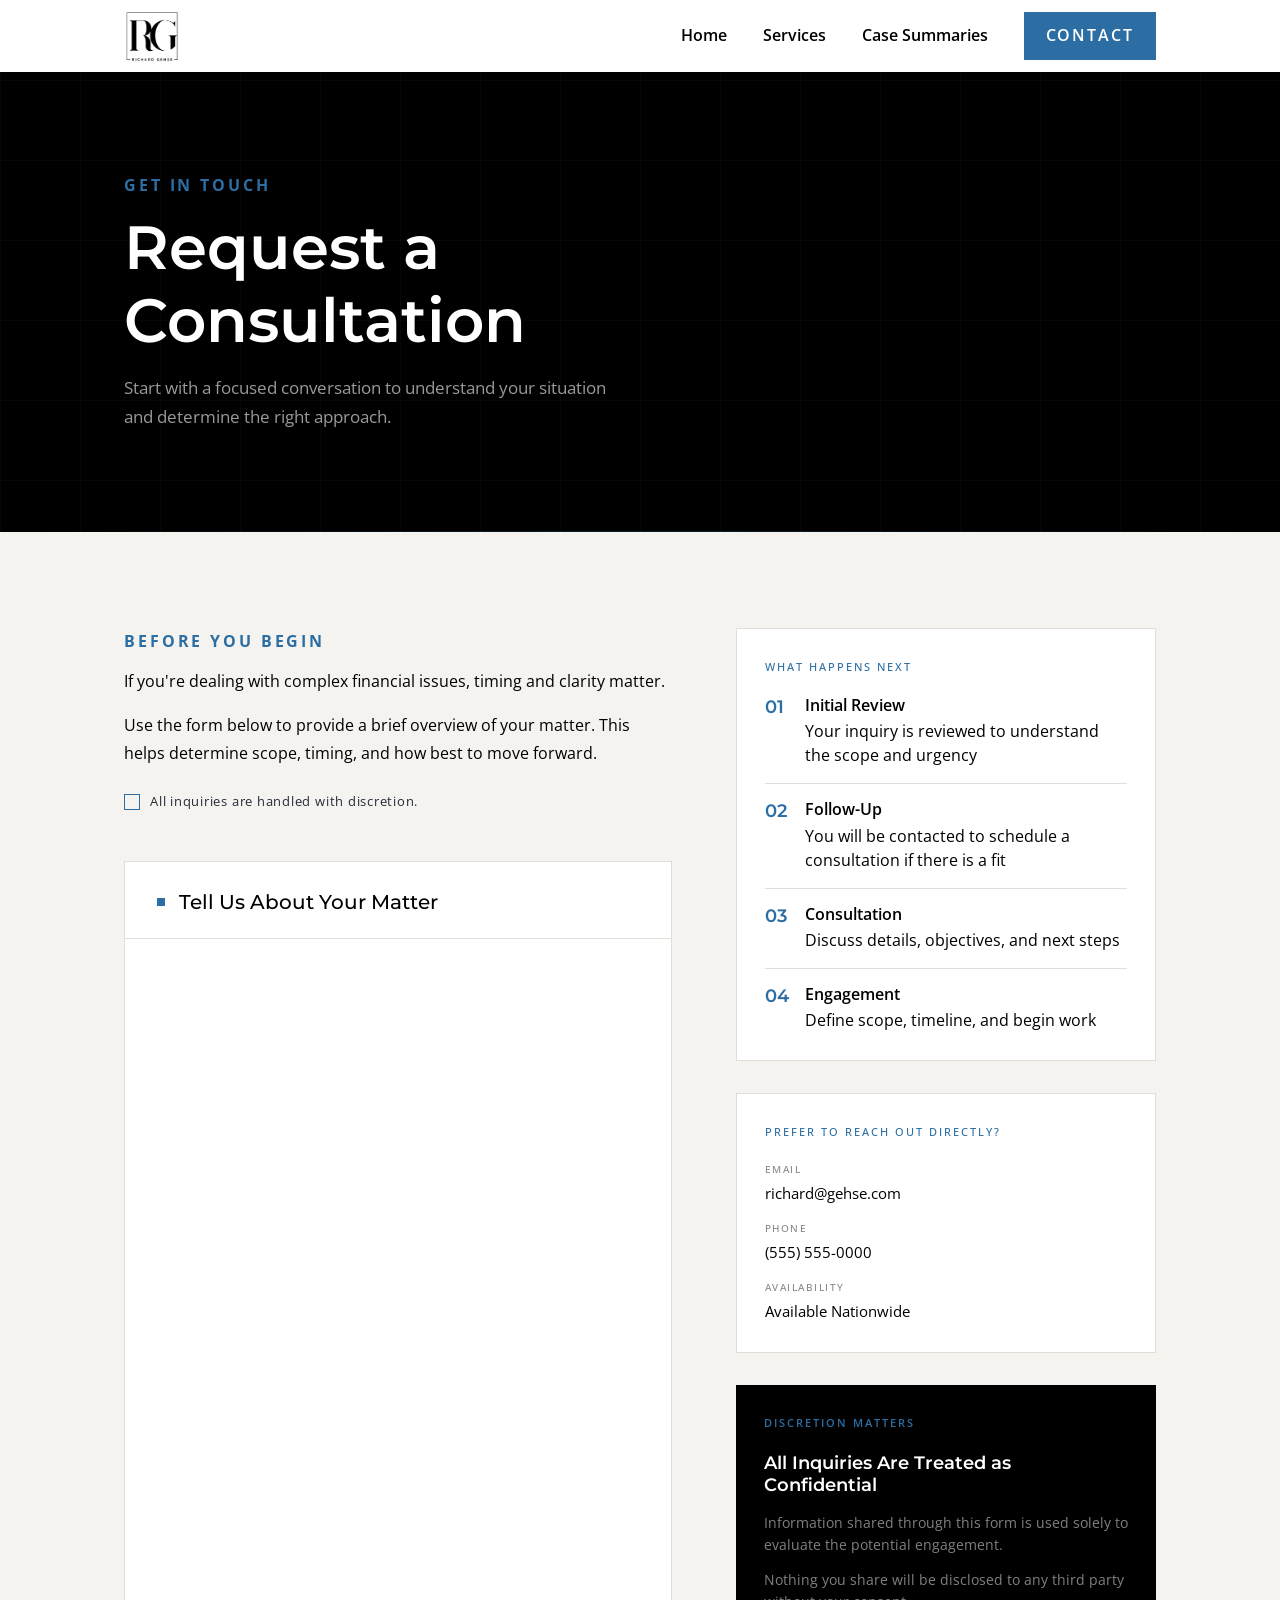
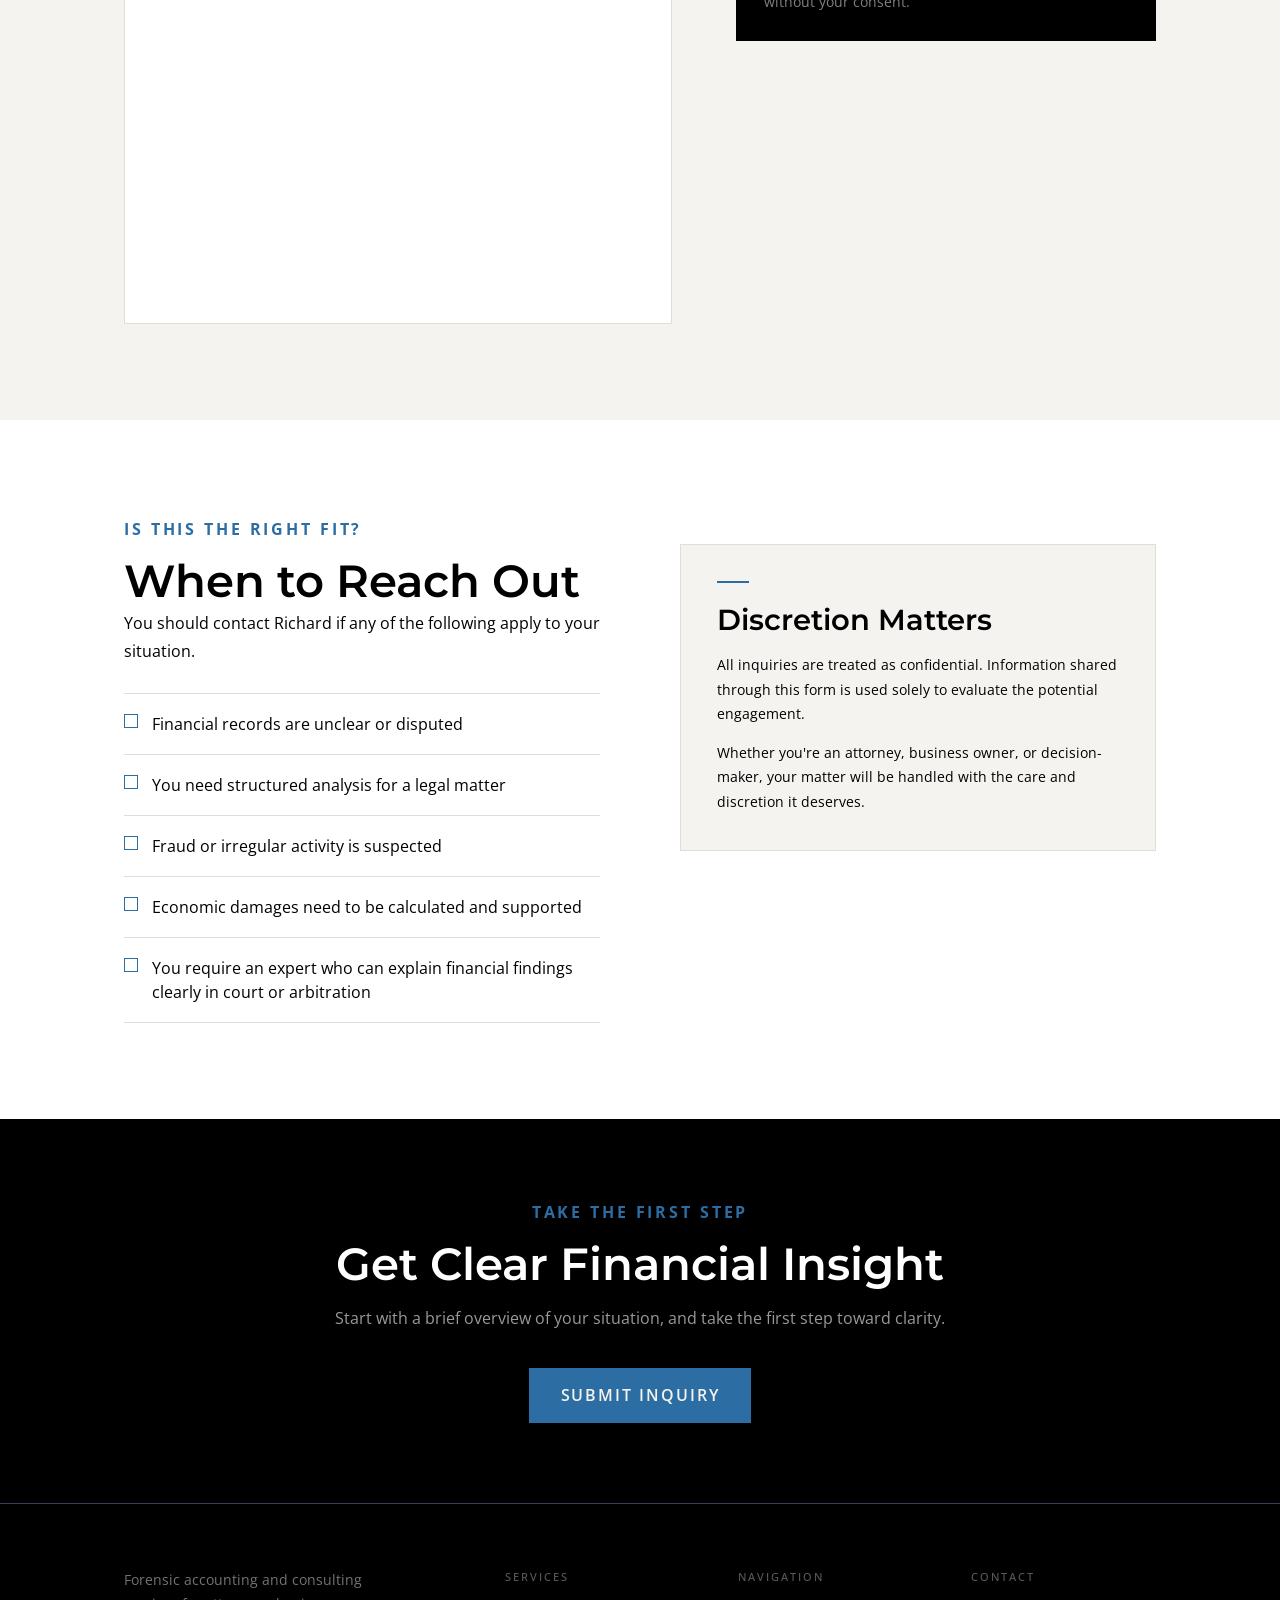
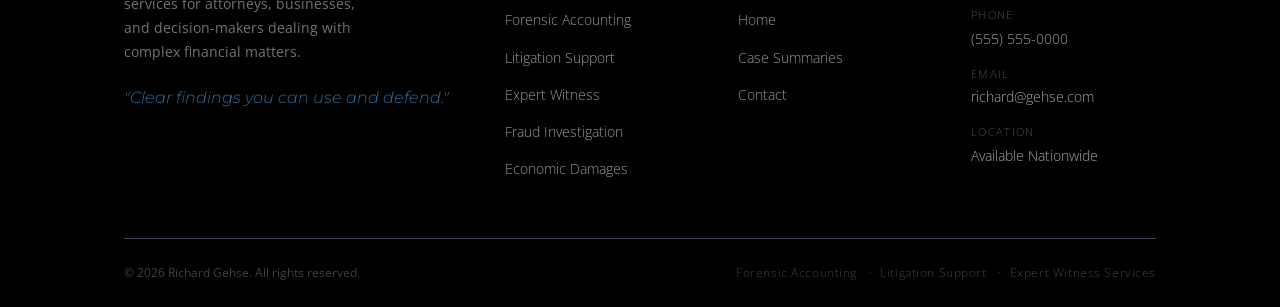
<file: pages/contact.html>
<!doctype html>
<html lang="en">
  <head>
    <meta charset="UTF-8" />
    <meta name="viewport" content="width=device-width, initial-scale=1.0" />
    <title>Contact — Richard Gehse Forensic Accounting</title>
    <meta
      name="description"
      content="Request a consultation with Richard Gehse. Start with a focused conversation to understand your situation and determine the right approach."
    />
    <link rel="stylesheet" href="../css/main.css" />
    <link rel="stylesheet" href="../css/components.css" />
    <link rel="stylesheet" href="../css/pages.css" />
  </head>
  <body>
    <!-- NAV -->
    <nav class="site-nav nav-transparent-init nav-transparent">
      <div class="nav-inner">
        <a href="../index.html" class="nav-logo">
          <img src="../assets/images/logo.png" alt="Richard Gehse" />
        </a>
        <div class="nav-links">
          <a href="../index.html">Home</a>
          <a href="./services.html">Services</a>
          <a href="./case-summaries.html">Case Summaries</a>
          <a href="./contact.html" class="nav-cta active">Contact</a>
        </div>
        <button class="nav-toggle" aria-label="Toggle menu">
          <span></span><span></span><span></span>
        </button>
      </div>
    </nav>

    <div class="nav-mobile">
      <a href="../index.html">Home</a>
      <a href="./services.html">Services</a>
      <a href="./case-summaries.html">Case Summaries</a>
      <a href="./contact.html">Contact</a>
    </div>

    <!-- HERO -->
    <section class="contact-hero">
      <div class="container">
        <span class="label-overline">Get in Touch</span>
        <h1>Request a Consultation</h1>
        <p>
          Start with a focused conversation to understand your situation and
          determine the right approach.
        </p>
      </div>
    </section>

    <!-- MAIN CONTACT BODY -->
    <section class="contact-body">
      <div class="container">
        <div class="contact-body-grid">
          <!-- ── LEFT: Intro + Form ── -->
          <div class="contact-left">
            <div class="contact-intro reveal">
              <span class="label-overline">Before You Begin</span>
              <p>
                If you're dealing with complex financial issues, timing and
                clarity matter.
              </p>
              <p>
                Use the form below to provide a brief overview of your matter.
                This helps determine scope, timing, and how best to move
                forward.
              </p>
              <span class="discretion-note"
                >All inquiries are handled with discretion.</span
              >
            </div>

            <div class="form-wrapper reveal">
              <div class="form-header">
                <div class="form-header-dot"></div>
                <h3>Tell Us About Your Matter</h3>
              </div>
              <div class="form-body">
                <div class="form-iframe-wrap">
                  <iframe
                    src="https://link.leadforge.agency/widget/form/mgaUI7mNpRWxN1HQ75vw"
                    id="inline-mgaUI7mNpRWxN1HQ75vw"
                    data-layout="{'id':'INLINE'}"
                    data-trigger-type="alwaysShow"
                    data-trigger-value=""
                    data-activation-type="alwaysActivated"
                    data-activation-value=""
                    data-deactivation-type="neverDeactivate"
                    data-deactivation-value=""
                    data-form-name="Contact Form for Website"
                    data-height="984"
                    data-layout-iframe-id="inline-mgaUI7mNpRWxN1HQ75vw"
                    data-form-id="mgaUI7mNpRWxN1HQ75vw"
                    title="Contact Form for Website"
                  ></iframe>
                </div>
              </div>
            </div>
          </div>
          <!-- /contact-left -->

          <!-- ── RIGHT: Sidebar ── -->
          <div class="contact-sidebar">
            <!-- What Happens Next -->
            <div class="sidebar-card reveal reveal-delay-1">
              <span class="sidebar-card-title">What Happens Next</span>
              <div class="next-steps">
                <div class="next-step">
                  <span class="next-step-num">01</span>
                  <div class="next-step-text">
                    <h4>Initial Review</h4>
                    <p>
                      Your inquiry is reviewed to understand the scope and
                      urgency
                    </p>
                  </div>
                </div>
                <div class="next-step">
                  <span class="next-step-num">02</span>
                  <div class="next-step-text">
                    <h4>Follow-Up</h4>
                    <p>
                      You will be contacted to schedule a consultation if there
                      is a fit
                    </p>
                  </div>
                </div>
                <div class="next-step">
                  <span class="next-step-num">03</span>
                  <div class="next-step-text">
                    <h4>Consultation</h4>
                    <p>Discuss details, objectives, and next steps</p>
                  </div>
                </div>
                <div class="next-step">
                  <span class="next-step-num">04</span>
                  <div class="next-step-text">
                    <h4>Engagement</h4>
                    <p>Define scope, timeline, and begin work</p>
                  </div>
                </div>
              </div>
            </div>

            <!-- Direct Contact -->
            <div class="sidebar-card reveal reveal-delay-2">
              <span class="sidebar-card-title"
                >Prefer to Reach Out Directly?</span
              >
              <div class="direct-contact-list">
                <div class="direct-contact-item">
                  <span>Email</span>
                  <a href="mailto:richard@gehse.com">richard@gehse.com</a>
                </div>
                <div class="direct-contact-item">
                  <span>Phone</span>
                  <a href="tel:+15555550000">(555) 555-0000</a>
                </div>
                <div class="direct-contact-item">
                  <span>Availability</span>
                  <span>Available Nationwide</span>
                </div>
              </div>
            </div>

            <!-- Confidentiality -->
            <div
              class="sidebar-card confidentiality-card reveal reveal-delay-3"
            >
              <span class="sidebar-card-title">Discretion Matters</span>
              <h3>All Inquiries Are Treated as Confidential</h3>
              <p>
                Information shared through this form is used solely to evaluate
                the potential engagement.
              </p>
              <p>
                Nothing you share will be disclosed to any third party without
                your consent.
              </p>
            </div>
          </div>
          <!-- /contact-sidebar -->
        </div>
        <!-- /contact-body-grid -->
      </div>
    </section>

    <!-- WHEN TO REACH OUT -->
    <section class="when-section">
      <div class="container">
        <div class="when-grid">
          <div class="reveal">
            <span class="label-overline">Is This the Right Fit?</span>
            <h2>When to Reach Out</h2>
            <p>
              You should contact Richard if any of the following apply to your
              situation.
            </p>
            <div class="when-list">
              <div class="when-item">
                Financial records are unclear or disputed
              </div>
              <div class="when-item">
                You need structured analysis for a legal matter
              </div>
              <div class="when-item">
                Fraud or irregular activity is suspected
              </div>
              <div class="when-item">
                Economic damages need to be calculated and supported
              </div>
              <div class="when-item">
                You require an expert who can explain financial findings clearly
                in court or arbitration
              </div>
            </div>
          </div>

          <div class="reveal reveal-delay-2">
            <div class="discretion-aside">
              <div class="accent-line"></div>
              <h3>Discretion Matters</h3>
              <p>
                All inquiries are treated as confidential. Information shared
                through this form is used solely to evaluate the potential
                engagement.
              </p>
              <p>
                Whether you're an attorney, business owner, or decision-maker,
                your matter will be handled with the care and discretion it
                deserves.
              </p>
            </div>
          </div>
        </div>
      </div>
    </section>

    <!-- FINAL CTA BAND -->
    <section class="cta-band">
      <div class="container reveal">
        <span class="label-overline" style="text-align: center"
          >Take the First Step</span
        >
        <h2>Get Clear Financial Insight</h2>
        <p>
          Start with a brief overview of your situation, and take the first step
          toward clarity.
        </p>
        <div class="btn-row">
          <a
            href="#inline-mgaUI7mNpRWxN1HQ75vw"
            class="btn btn-primary"
            onclick="
              document
                .getElementById('inline-mgaUI7mNpRWxN1HQ75vw')
                .scrollIntoView({ behavior: 'smooth' });
              return false;
            "
          >
            Submit Inquiry
          </a>
        </div>
      </div>
    </section>

    <!-- FOOTER -->
    <footer class="site-footer">
      <div class="container">
        <div class="footer-inner">
          <div class="footer-brand">
           
            <p>
              Forensic accounting and consulting services for attorneys,
              businesses, and decision-makers dealing with complex financial
              matters.
            </p>
            <span class="footer-tagline"
              >"Clear findings you can use and defend."</span
            >
          </div>
          <div class="footer-col">
            <h5>Services</h5>
            <ul>
              <li>
                <a href="./services.html#forensic">Forensic Accounting</a>
              </li>
              <li>
                <a href="./services.html#litigation">Litigation Support</a>
              </li>
              <li><a href="./services.html#expert">Expert Witness</a></li>
              <li><a href="./services.html#fraud">Fraud Investigation</a></li>
              <li><a href="./services.html#damages">Economic Damages</a></li>
            </ul>
          </div>
          <div class="footer-col">
            <h5>Navigation</h5>
            <ul>
              <li><a href="../index.html">Home</a></li>
              <li><a href="./case-summaries.html">Case Summaries</a></li>
              <li><a href="./contact.html">Contact</a></li>
            </ul>
          </div>
          <div class="footer-col">
            <h5>Contact</h5>
            <div class="footer-contact-item">
              <span>Phone</span><a href="tel:+15555550000">(555) 555-0000</a>
            </div>
            <div class="footer-contact-item">
              <span>Email</span
              ><a href="mailto:richard@gehse.com">richard@gehse.com</a>
            </div>
            <div class="footer-contact-item">
              <span>Location</span><span>Available Nationwide</span>
            </div>
          </div>
        </div>
        <div class="footer-bottom">
          <p>
            &copy; <span id="footer-year"></span> Richard Gehse. All rights
            reserved.
          </p>
          <div class="footer-services">
            <span>Forensic Accounting</span>
            <span>Litigation Support</span>
            <span>Expert Witness Services</span>
          </div>
        </div>
      </div>
    </footer>

    <script src="../js/main.js"></script>
    <script src="https://link.leadforge.agency/js/form_embed.js"></script>
  </body>
</html>
</file>
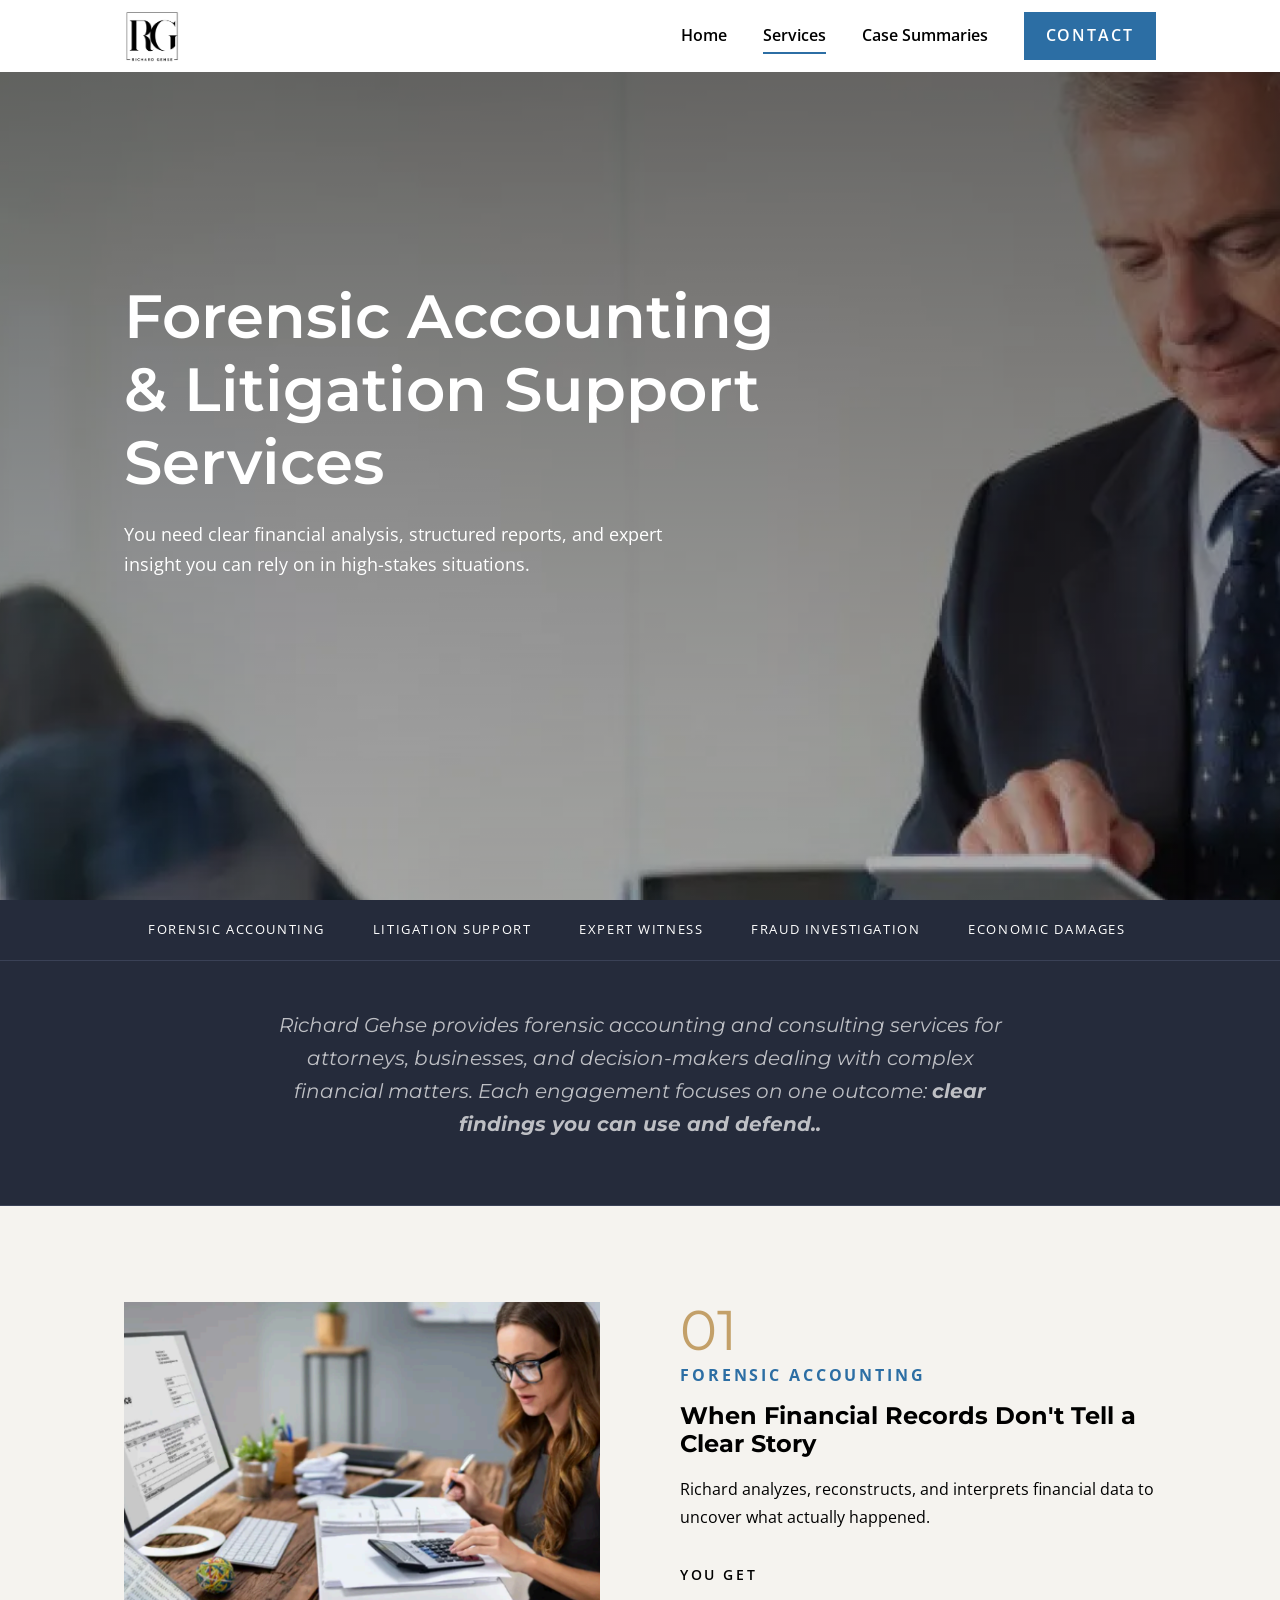
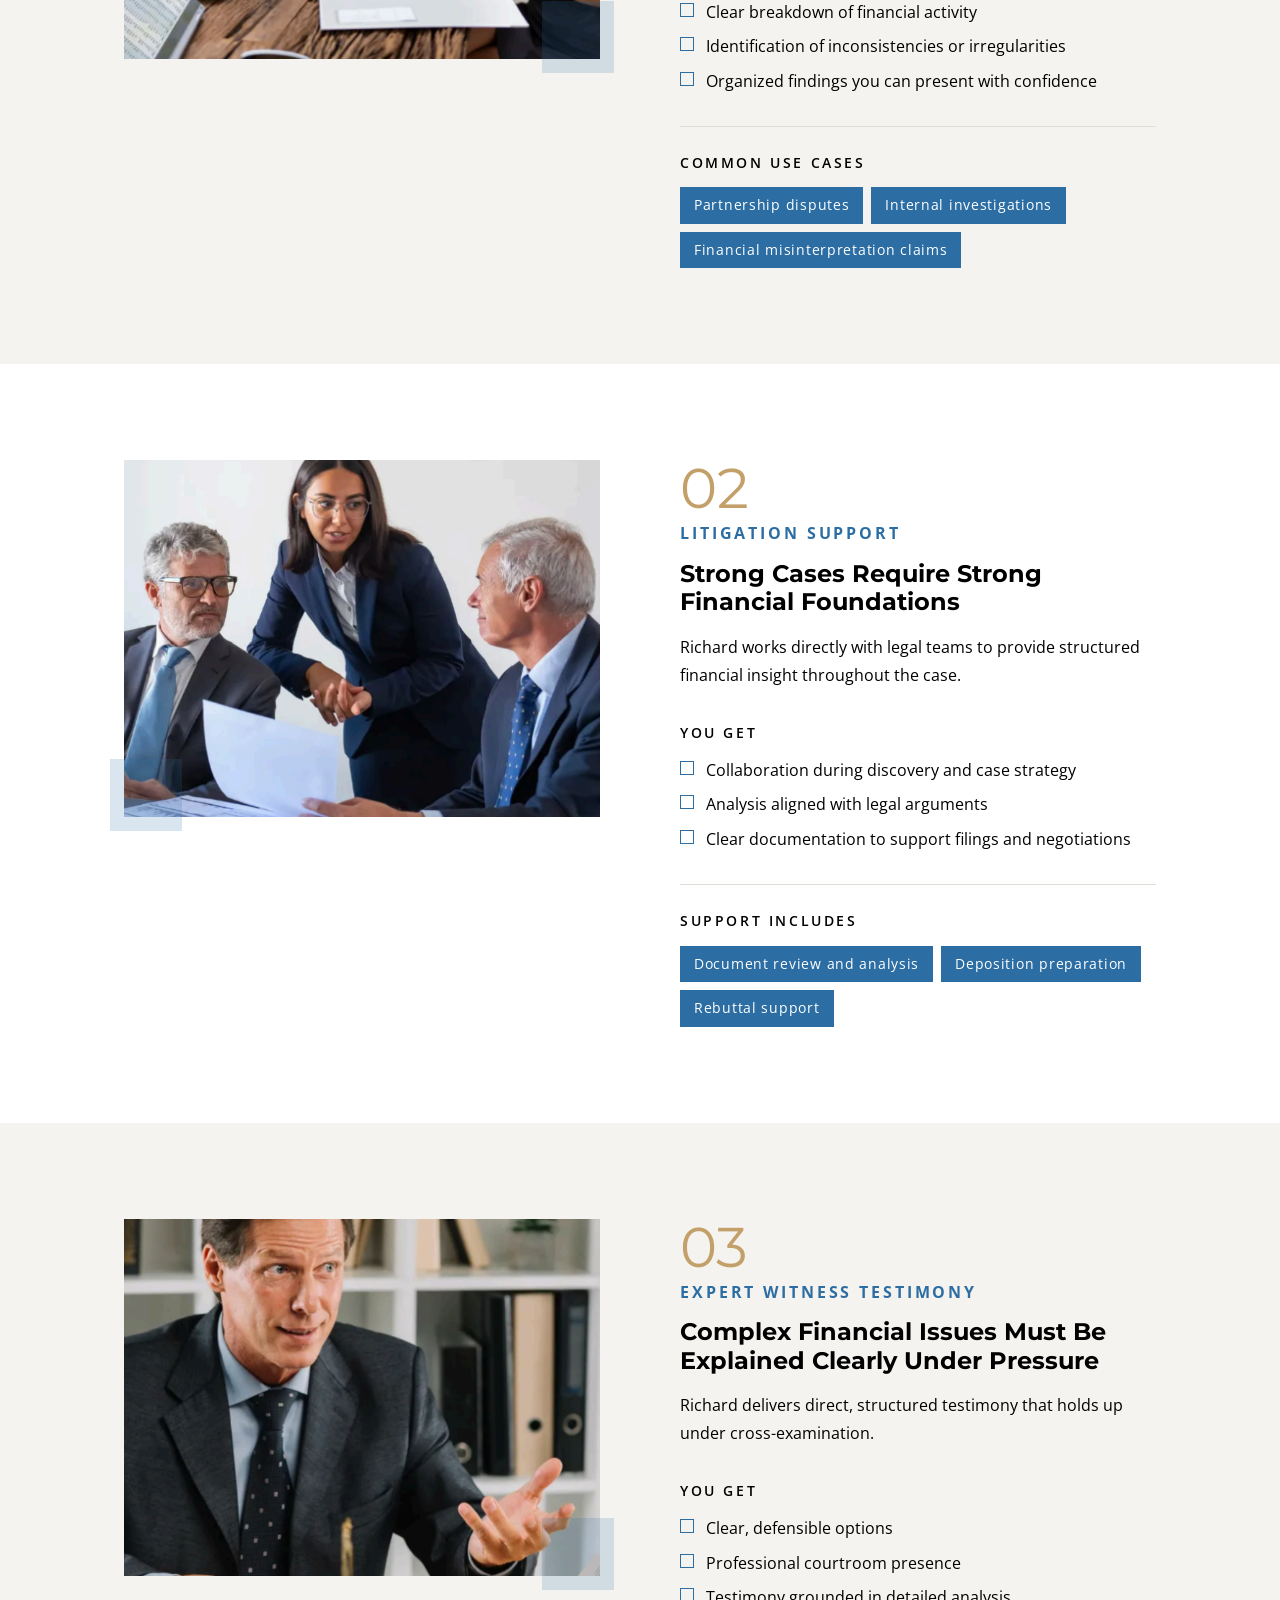
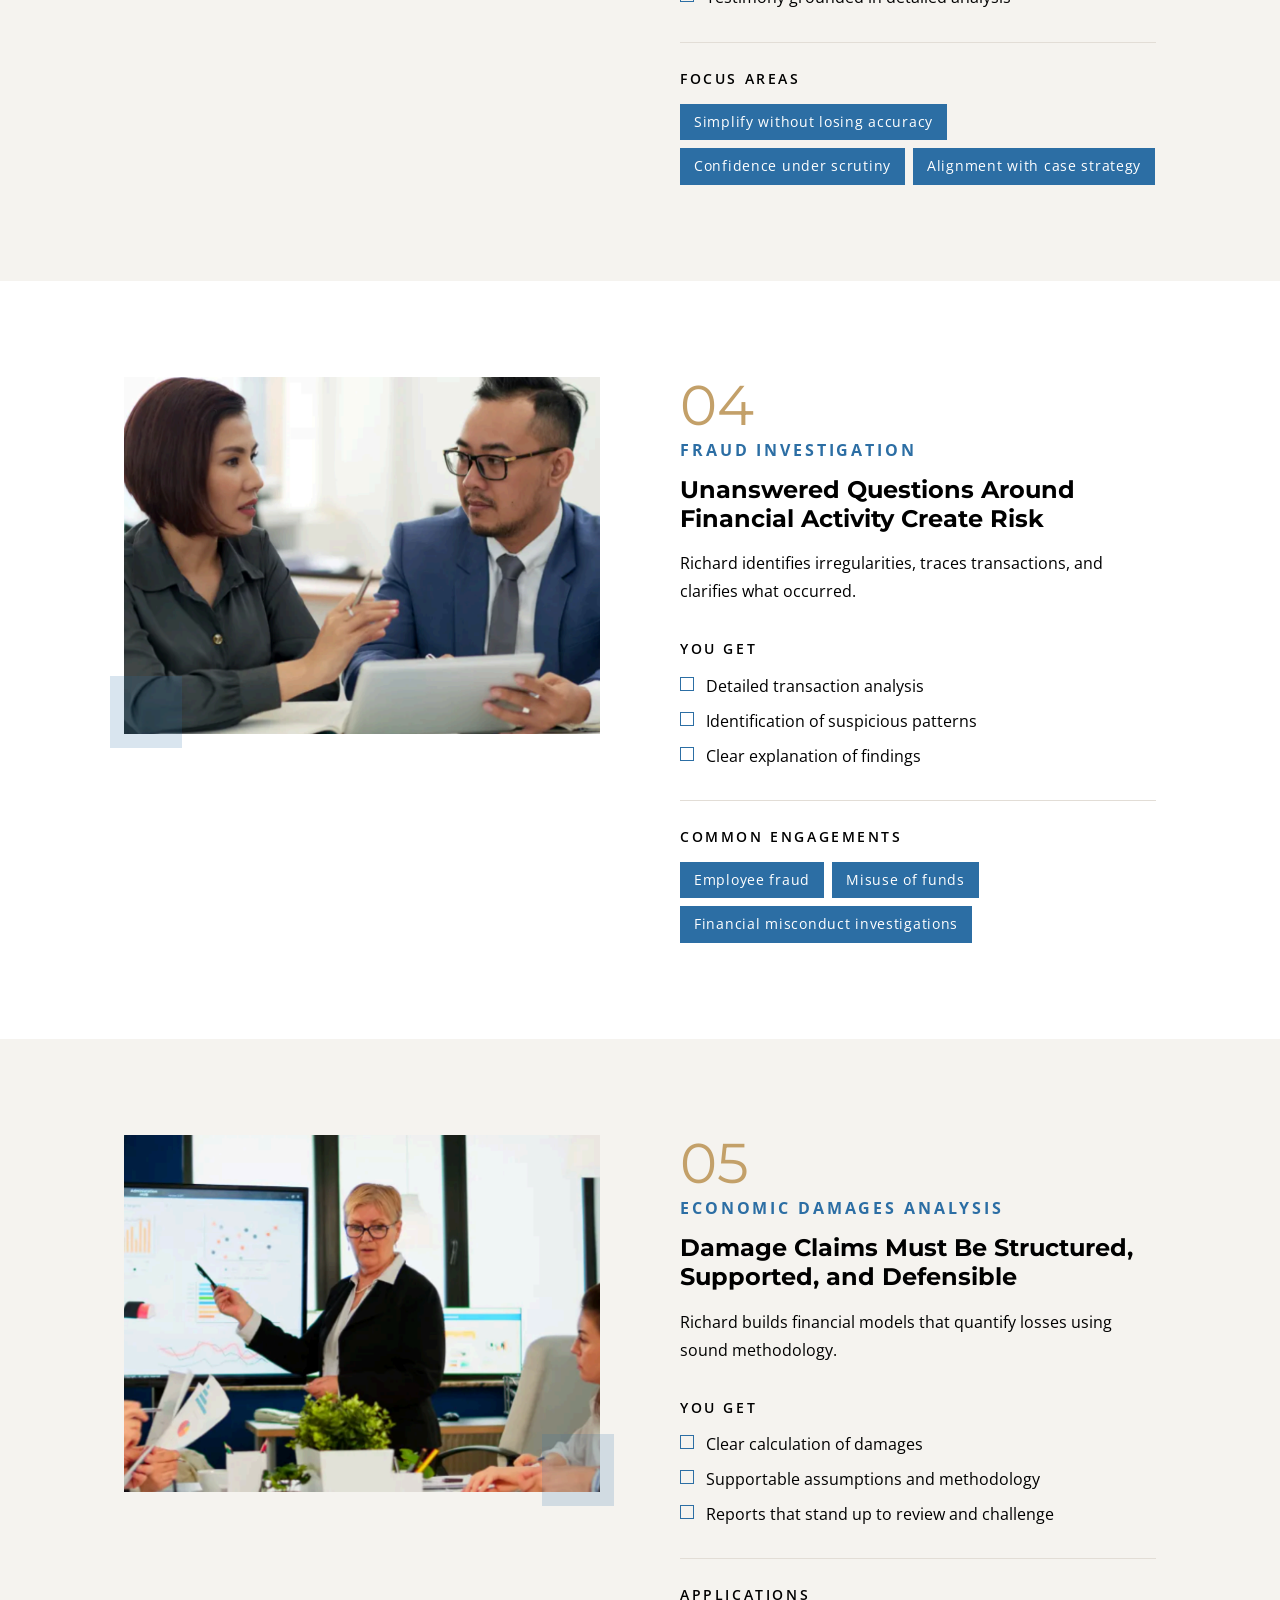
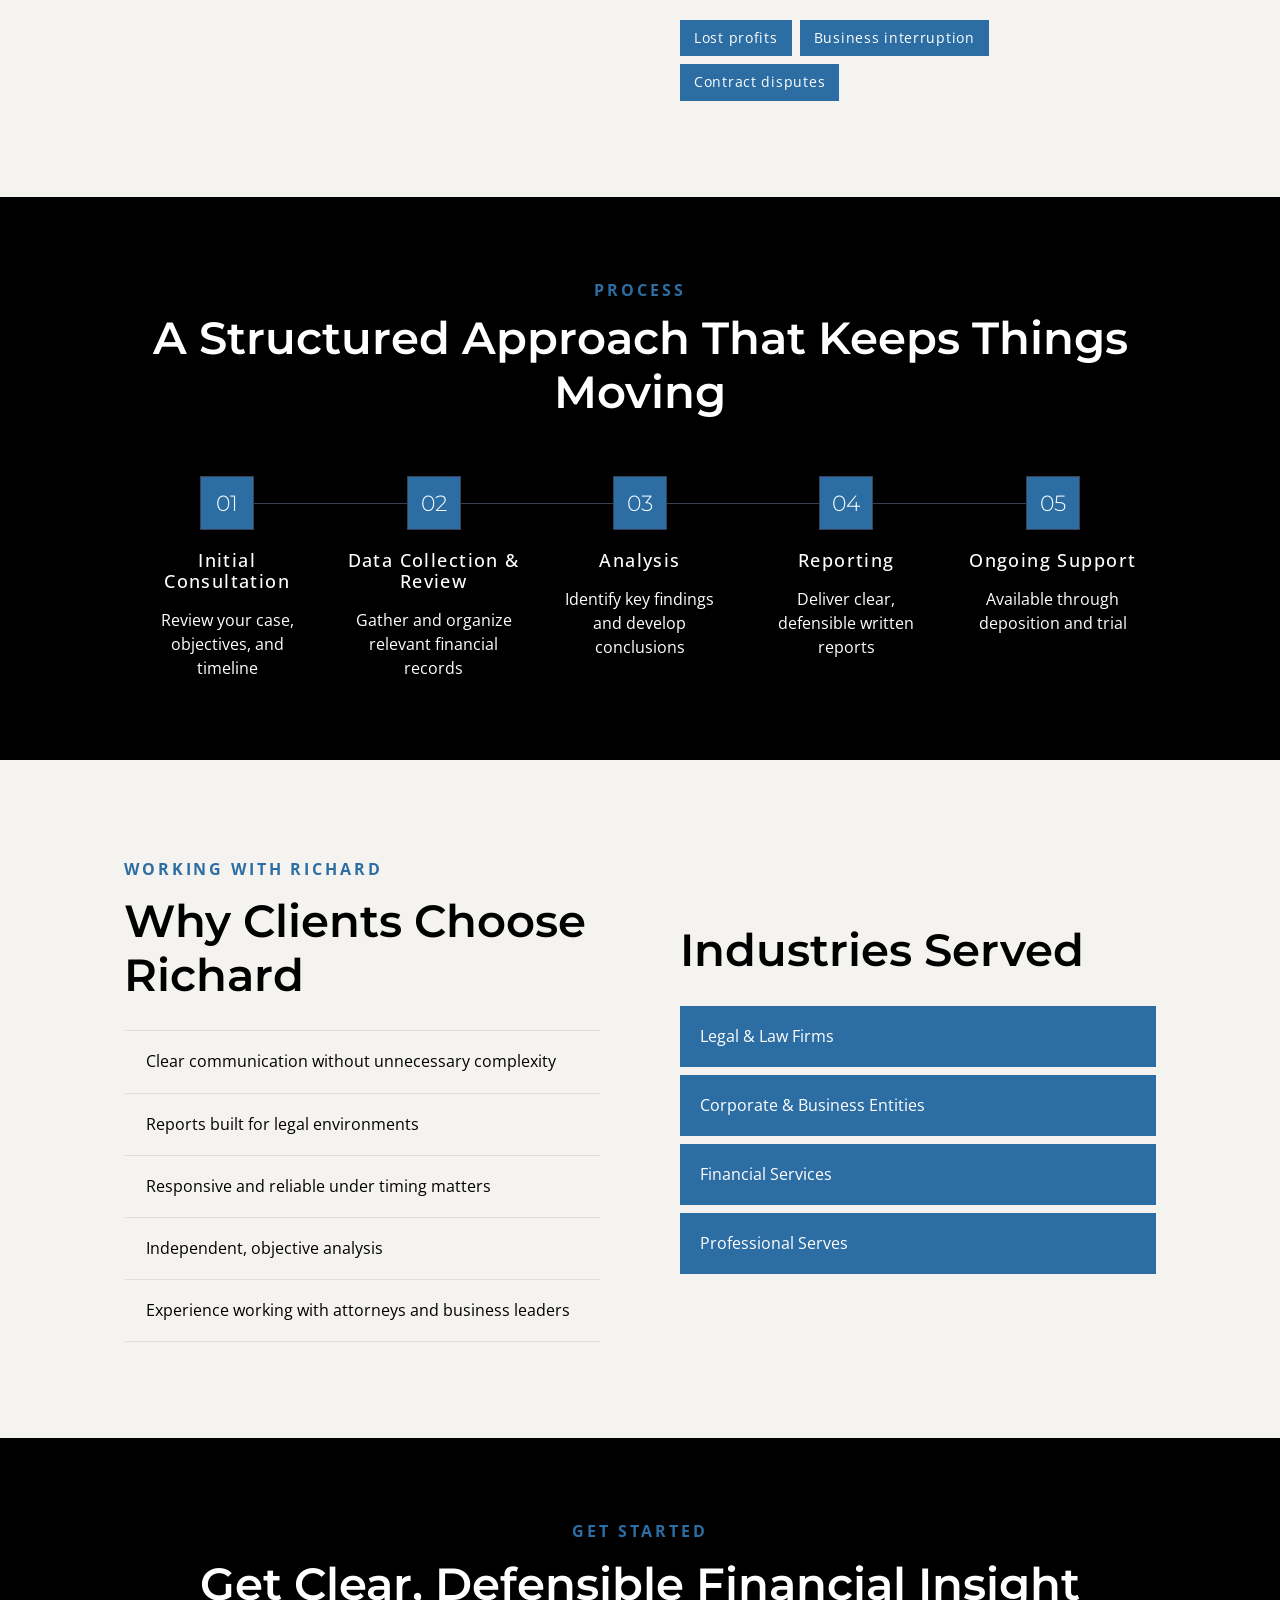
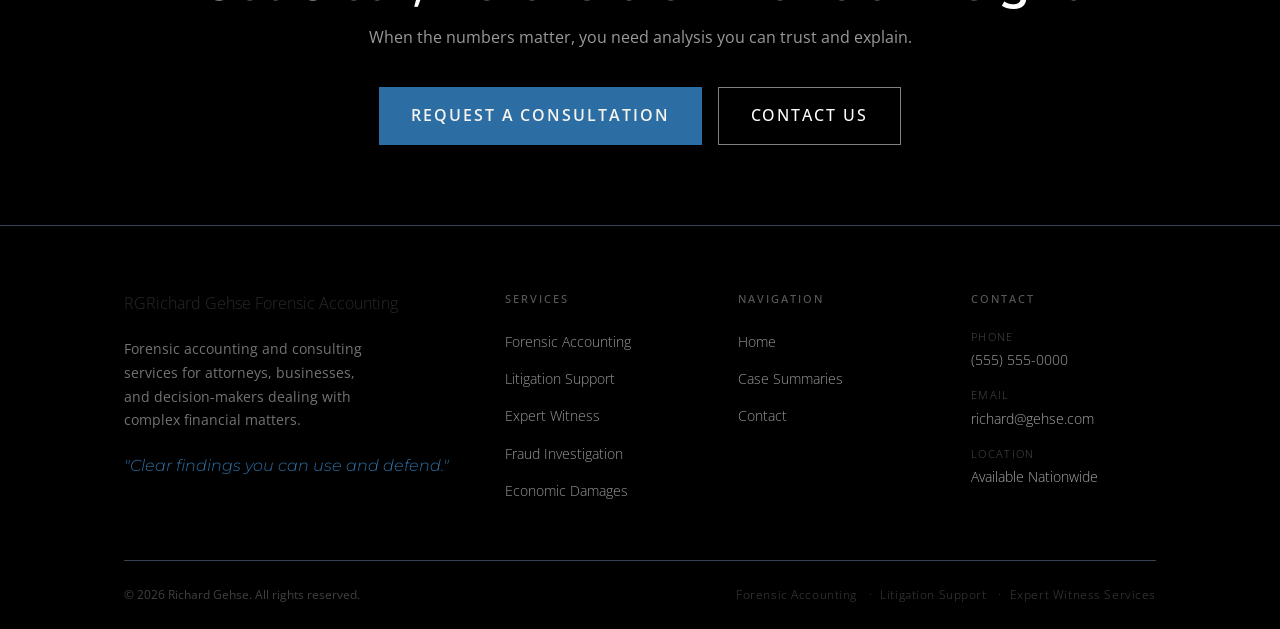
<file: pages/services.html>
<!doctype html>
<html lang="en">
  <head>
    <meta charset="UTF-8" />
    <meta name="viewport" content="width=device-width, initial-scale=1.0" />
    <title>Services — Richard Gehse Forensic Accounting</title>
    <meta
      name="description"
      content="Forensic accounting, litigation support, expert witness testimony, fraud investigation, and economic damages analysis."
    />
    <link rel="stylesheet" href="../css/main.css" />
    <link rel="stylesheet" href="../css/components.css" />
    <link rel="stylesheet" href="../css/pages.css" />
  </head>
  <body>
    <!-- NAV -->
    <nav class="site-nav nav-transparent-init nav-transparent">
      <div class="nav-inner">
        <a href="../index.html" class="nav-logo">
          <img src="../assets/images/logo.png" alt="Richard Gehse" />
        </a>
        <div class="nav-links">
          <a href="../index.html">Home</a>
          <a href="./services.html" class="active">Services</a>
          <a href="./case-summaries.html">Case Summaries</a>
          <a href="./contact.html" class="nav-cta">Contact</a>
        </div>
        <button class="nav-toggle" aria-label="Toggle menu">
          <span></span><span></span><span></span>
        </button>
      </div>
    </nav>

    <div class="nav-mobile">
      <a href="../index.html">Home</a>
      <a href="./services.html">Services</a>
      <a href="./case-summaries.html">Case Summaries</a>
      <a href="./contact.html">Contact</a>
    </div>

    <!-- HERO -->
    <section class="services-hero">
      <div class="container">
        <h1>Forensic Accounting &amp; Litigation Support Services</h1>
        <p>
          You need clear financial analysis, structured reports, and expert
          insight you can rely on in high-stakes situations.
        </p>
      </div>
    </section>

    <!-- ANCHOR NAV -->
    <nav class="services-anchors">
      <div class="container">
        <div class="services-anchors-inner">
          <a href="#forensic" class="anchor-link">Forensic Accounting</a>
          <a href="#litigation" class="anchor-link">Litigation Support</a>
          <a href="#expert" class="anchor-link">Expert Witness</a>
          <a href="#fraud" class="anchor-link">Fraud Investigation</a>
          <a href="#damages" class="anchor-link">Economic Damages</a>
        </div>
      </div>
    </nav>

    <div class="intro-band">
      <div class="container">
        <p>
          Richard Gehse provides forensic accounting and consulting services for
          attorneys, businesses, and decision-makers dealing with complex
          financial matters. Each engagement focuses on one outcome: <strong>clear
          findings you can use and defend..</strong>
        </p>
      </div>
    </div>
    <!-- SERVICE 1 — FORENSIC ACCOUNTING -->
    <section class="service-section" id="forensic">
      <div class="container">
        <div class="service-layout">
          <div class="service-img reveal">
            <img src="../assets/images/services_01.png" alt="" />
            <div class="service-img-accent accent-br"></div>
          </div>
          <div class="service-content reveal reveal-delay-1">
            <div class="service-number">01</div>
            <span class="label-overline">Forensic Accounting</span>
            <h2>When Financial Records Don't Tell a Clear Story</h2>
            <p>
              Richard analyzes, reconstructs, and interprets financial data to
              uncover what actually happened.
            </p>
            <span class="you-get-label">You get</span>
            <ul class="you-get-list">
              <li>Clear breakdown of financial activity</li>
              <li>Identification of inconsistencies or irregularities</li>
              <li>Organized findings you can present with confidence</li>
            </ul>
            <div class="common-block">
              <span class="engagements-label">Common use cases</span>
              <div class="tags">
                <span class="tag">Partnership disputes</span>
                <span class="tag">Internal investigations</span>
                <span class="tag">Financial misinterpretation claims</span>
              </div>
            </div>
          </div>
        </div>
      </div>
    </section>

    <!-- SERVICE 2 — LITIGATION SUPPORT -->
    <section class="service-section" id="litigation">
      <div class="container">
        <div class="service-layout reverse">
          <div class="service-content reveal">
            <div class="service-number">02</div>
            <span class="label-overline">Litigation Support</span>
            <h2>Strong Cases Require Strong Financial Foundations</h2>
            <p>
              Richard works directly with legal teams to provide structured
              financial insight throughout the case.
            </p>
            <span class="you-get-label">You get</span>
            <ul class="you-get-list">
              <li>Collaboration during discovery and case strategy</li>
              <li>Analysis aligned with legal arguments</li>
              <li>Clear documentation to support filings and negotiations</li>
            </ul>
            <div class="common-block">
              <span class="engagements-label">Support includes</span>
              <div class="tags">
                <span class="tag">Document review and analysis</span>
                <span class="tag">Deposition preparation</span>
                <span class="tag">Rebuttal support</span>
              </div>
            </div>
          </div>
          <div class="service-img reveal reveal-delay-1">
            <img src="../assets/images/services_02.png" alt="" />
            <div class="service-img-accent accent-bl"></div>
          </div>
        </div>
      </div>
    </section>

    <!-- SERVICE 3 — EXPERT WITNESS -->
    <section class="service-section" id="expert">
      <div class="container">
        <div class="service-layout">
          <div class="service-img reveal">
            <img src="../assets/images/services_03.png" alt="" />
            <div class="service-img-accent accent-br"></div>
          </div>
          <div class="service-content reveal reveal-delay-1">
            <div class="service-number">03</div>
            <span class="label-overline">Expert Witness Testimony</span>
            <h2>
              Complex Financial Issues Must Be Explained Clearly Under Pressure
            </h2>
            <p>
              Richard delivers direct, structured testimony that holds up under
              cross-examination.
            </p>
            <span class="you-get-label">You get</span>
            <ul class="you-get-list">
              <li>Clear, defensible options</li>
              <li>Professional courtroom presence</li>
              <li>Testimony grounded in detailed analysis</li>
            </ul>
            <div class="common-block">
              <span class="engagements-label">Focus areas</span>
              <div class="tags">
                <span class="tag">Simplify without losing accuracy</span>
                <span class="tag">Confidence under scrutiny</span>
                <span class="tag">Alignment with case strategy</span>
              </div>
            </div>
          </div>
        </div>
      </div>
    </section>

    <!-- SERVICE 4 — FRAUD INVESTIGATION -->
    <section class="service-section" id="fraud">
      <div class="container">
        <div class="service-layout reverse">
          <div class="service-content reveal">
            <div class="service-number">04</div>
            <span class="label-overline">Fraud Investigation</span>
            <h2>Unanswered Questions Around Financial Activity Create Risk</h2>
            <p>
              Richard identifies irregularities, traces transactions, and
              clarifies what occurred.
            </p>
            <span class="you-get-label">You get</span>
            <ul class="you-get-list">
              <li>Detailed transaction analysis</li>
              <li>Identification of suspicious patterns</li>
              <li>Clear explanation of findings</li>
            </ul>
            <div class="common-block">
              <span class="engagements-label">Common engagements</span>
              <div class="tags">
                <span class="tag">Employee fraud</span>
                <span class="tag">Misuse of funds</span>
                <span class="tag">Financial misconduct investigations</span>
              </div>
            </div>
          </div>
          <div class="service-img reveal reveal-delay-1">
            <img src="../assets/images/services_04.png" alt="" />
            <div class="service-img-accent accent-bl"></div>
          </div>
        </div>
      </div>
    </section>

    <!-- SERVICE 5 — ECONOMIC DAMAGES -->
    <section class="service-section" id="damages">
      <div class="container">
        <div class="service-layout">
          <div class="service-img reveal">
            <img src="../assets/images/services_05.png" alt="" />
            <div class="service-img-accent accent-br"></div>
          </div>
          <div class="service-content reveal reveal-delay-1">
            <div class="service-number">05</div>
            <span class="label-overline">Economic Damages Analysis</span>
            <h2>Damage Claims Must Be Structured, Supported, and Defensible</h2>
            <p>
              Richard builds financial models that quantify losses using sound
              methodology.
            </p>
            <span class="you-get-label">You get</span>
            <ul class="you-get-list">
              <li>Clear calculation of damages</li>
              <li>Supportable assumptions and methodology</li>
              <li>Reports that stand up to review and challenge</li>
            </ul>
            <div class="common-block">
              <span class="engagements-label">Applications</span>
              <div class="tags">
                <span class="tag">Lost profits</span>
                <span class="tag">Business interruption</span>
                <span class="tag">Contract disputes</span>
              </div>
            </div>
          </div>
        </div>
      </div>
    </section>

    <!-- APPROACH STRIP -->
    <section class="approach-strip">
      <div class="container">
        <span
          class="label-overline"
          style="text-align: center; margin-bottom: 8px"
          >Process</span
        >
        <h2>A Structured Approach That Keeps Things Moving</h2>
        <div class="approach-grid">
          <div class="approach-step reveal">
            <div class="approach-num">01</div>
            <h4>Initial Consultation</h4>
            <p>Review your case, objectives, and timeline</p>
          </div>
          <div class="approach-step reveal reveal-delay-1">
            <div class="approach-num">02</div>
            <h4>Data Collection &amp; Review</h4>
            <p>Gather and organize relevant financial records</p>
          </div>
          <div class="approach-step reveal reveal-delay-2">
            <div class="approach-num">03</div>
            <h4>Analysis</h4>
            <p>Identify key findings and develop conclusions</p>
          </div>
          <div class="approach-step reveal reveal-delay-3">
            <div class="approach-num">04</div>
            <h4>Reporting</h4>
            <p>Deliver clear, defensible written reports</p>
          </div>
          <div class="approach-step reveal reveal-delay-4">
            <div class="approach-num">05</div>
            <h4>Ongoing Support</h4>
            <p>Available through deposition and trial</p>
          </div>
        </div>
      </div>
    </section>

    <!-- WHAT TO EXPECT -->
    <section class="expect-section">
      <div class="container">
        <div class="expect-grid">
          <div class="reveal">
            <span class="label-overline">Working With Richard</span>
            <h2>Why Clients Choose Richard</h2>
            <div class="expect-list">
              <div class="expect-item">
                Clear communication without unnecessary complexity
              </div>
              <div class="expect-item">
                Reports built for legal environments
              </div>
              <div class="expect-item">
                Responsive and reliable under timing matters
              </div>
              <div class="expect-item">Independent, objective analysis</div>
              <div class="expect-item">
                Experience working with attorneys and business leaders
              </div>
            </div>
          </div>
          <div class="reveal reveal-delay-2">
            <h2>Industries Served</h2>
            <div class="industry-list">
              <div class="industry-item">Legal & Law Firms</div>
              <div class="industry-item">Corporate & Business Entities</div>
              <div class="industry-item">Financial Services</div>
              <div class="industry-item">Professional Serves</div>
            </div>
          </div>
        </div>
      </div>
    </section>

    <!-- CTA -->
    <section class="cta-band">
      <div class="container reveal">
        <span class="label-overline" style="text-align: center"
          >Get Started</span
        >
        <h2>Get Clear, Defensible Financial Insight</h2>
        <p>
          When the numbers matter, you need analysis you can trust and explain.
        </p>
        <div class="btn-row">
          <a href="./contact.html" class="btn btn-primary"
            >Request a Consultation</a
          >
          <a href="./contact.html" class="btn btn-outline">Contact Us</a>
        </div>
      </div>
    </section>

    <!-- FOOTER -->
    <footer class="site-footer">
      <div class="container">
        <div class="footer-inner">
          <div class="footer-brand">
            <a href="../index.html" class="nav-logo">
              <div class="nav-logo-mark"><span>RG</span></div>
              <div class="nav-logo-text">
                <span class="nav-logo-name">Richard Gehse</span>
                <span class="nav-logo-sub">Forensic Accounting</span>
              </div>
            </a>
            <p>
              Forensic accounting and consulting services for attorneys,
              businesses, and decision-makers dealing with complex financial
              matters.
            </p>
            <span class="footer-tagline"
              >"Clear findings you can use and defend."</span
            >
          </div>
          <div class="footer-col">
            <h5>Services</h5>
            <ul>
              <li><a href="#forensic">Forensic Accounting</a></li>
              <li><a href="#litigation">Litigation Support</a></li>
              <li><a href="#expert">Expert Witness</a></li>
              <li><a href="#fraud">Fraud Investigation</a></li>
              <li><a href="#damages">Economic Damages</a></li>
            </ul>
          </div>
          <div class="footer-col">
            <h5>Navigation</h5>
            <ul>
              <li><a href="../index.html">Home</a></li>
              <li><a href="./case-summaries.html">Case Summaries</a></li>
              <li><a href="./contact.html">Contact</a></li>
            </ul>
          </div>
          <div class="footer-col">
            <h5>Contact</h5>
            <div class="footer-contact-item">
              <span>Phone</span><a href="tel:+15555550000">(555) 555-0000</a>
            </div>
            <div class="footer-contact-item">
              <span>Email</span
              ><a href="mailto:richard@gehse.com">richard@gehse.com</a>
            </div>
            <div class="footer-contact-item">
              <span>Location</span><span>Available Nationwide</span>
            </div>
          </div>
        </div>
        <div class="footer-bottom">
          <p>
            &copy; <span id="footer-year"></span> Richard Gehse. All rights
            reserved.
          </p>
          <div class="footer-services">
            <span>Forensic Accounting</span>
            <span>Litigation Support</span>
            <span>Expert Witness Services</span>
          </div>
        </div>
      </div>
    </footer>

    <script src="../js/main.js"></script>
    <script>
      /* Highlight anchor nav on scroll */
      const anchorLinks = document.querySelectorAll(".anchor-link");
      const sections = document.querySelectorAll(".service-section[id]");
      const offset = 72 + 56 + 20;

      function updateAnchors() {
        let current = "";
        sections.forEach((s) => {
          if (window.scrollY >= s.offsetTop - offset) current = s.id;
        });
        anchorLinks.forEach((a) => {
          a.classList.toggle(
            "active",
            a.getAttribute("href") === "#" + current,
          );
        });
      }
      window.addEventListener("scroll", updateAnchors, { passive: true });
      updateAnchors();
    </script>
  </body>
</html>
</file>
<file: css/main.css>
@import url('https://fonts.googleapis.com/css2?family=Open+Sans:ital,wght@0,300..800;1,300..800&display=swap');
@import url('https://fonts.googleapis.com/css2?family=Montserrat:ital,wght@0,100..900;1,100..900&display=swap');

:root {
    --color-dark: #000000;
    --color-dark-mid: #252b3b;
    --color-navy: #2c3550;
    --color-accent: #2C6EA4;
    --color-light: #f5f3ef;
    --color-white: #ffffff;
    --color-text: #2a2a2a;
    --color-text-mid: #555555;
    --color-text-light: #888888;
    --color-border: #e2ddd6;
    --color-border-dark: #3a4156;

    --font-display: 'Montserrat', Georgia, sans-serif;
    --font-body: 'Open Sans', sans-serif;

    --nav-height: 72px;
    --max-width: 1160px;
    --section-gap: 96px;
    --gutter: clamp(24px, 5vw, 80px);

    --ease: cubic-bezier(0.25, 0.46, 0.45, 0.94);
}

*,
*::before,
*::after {
    box-sizing: border-box;
    margin: 0;
    padding: 0;
}

html {
    scroll-behavior: smooth;
    font-size: 16px;
    -webkit-font-smoothing: antialiased;
}

body {
    font-family: var(--font-body);
    font-weight: 300;
    color: var(--color-text);
    background: var(--color-white);
    line-height: 1.7;
    overflow-x: hidden;
}

img {
    display: block;
    max-width: 100%;
    height: auto;
}

a {
    color: inherit;
    text-decoration: none;
}

ul,
ol {
    list-style: none;
}

h1,
h2,
h3,
h4 {
    font-family: var(--font-display);
    font-weight: 600;
    line-height: 1.2;
    color: var(--color-dark);
}

h1 {
    font-size: clamp(2.4rem, 5vw, 3.8rem);
}

h2 {
    font-size: clamp(1.8rem, 3.5vw, 2.8rem);
}

h3 {
    font-size: clamp(1.3rem, 2.5vw, 1.8rem);
}

h4 {
    font-size: 1.1rem;
}

p {
    font-size: 1rem;
    color: var(--color-dark);
    font-weight: 400;
    line-height: 1.75;
}

.container {
    width: 100%;
    max-width: var(--max-width);
    margin: 0 auto;
    padding: 0 var(--gutter);
}

.section {
    padding: var(--section-gap) 0;
}

.btn {
    display: inline-flex;
    align-items: center;
    gap: 8px;
    font-family: var(--font-body);
    font-size: 1rem;
    font-weight: 500;
    letter-spacing: 0.12em;
    text-transform: uppercase;
    padding: 14px 32px;
    border: none;
    cursor: pointer;
    transition: all 0.3s var(--ease);
    text-decoration: none;
}

.btn-primary {
    background: var(--color-accent);
    color: var(--color-light);
    font-weight: 600;
}

.btn-primary:hover {
    opacity: 0.9;
    transform: translateY(-1px);
}

.btn-outline {
    background: transparent;
    color: var(--color-white);
    border: 1px solid rgba(255, 255, 255, 0.5);
}

.btn-outline:hover {
    border-color: var(--color-accent);
    color: var(--color-accent);
}

.btn-outline-dark {
    background: transparent;
    color: var(--color-dark);
    border: 1px solid var(--color-dark);
}

.btn-outline-dark:hover {
    background: var(--color-dark);
    color: var(--color-white);
}

.reveal {
    opacity: 0;
    transform: translateY(28px);
    transition: opacity 0.7s var(--ease), transform 0.7s var(--ease);
}

.reveal.visible {
    opacity: 1;
    transform: translateY(0);
}

.reveal-delay-1 {
    transition-delay: 0.1s;
}

.reveal-delay-2 {
    transition-delay: 0.2s;
}

.reveal-delay-3 {
    transition-delay: 0.3s;
}

.reveal-delay-4 {
    transition-delay: 0.4s;
}

.text-accent {
    color: var(--color-accent);
}

.text-center {
    text-align: center;
}

.text-light {
    color: var(--color-text-light);
}

.label-overline {
    font-family: var(--font-body);
    font-size: 1rem;
    font-weight: 700;
    letter-spacing: 0.18em;
    text-transform: uppercase;
    color: var(--color-accent);
    display: block;
    margin-bottom: 12px;
}

.cta-band {
    background: var(--color-dark);
    padding: 80px 0;
    text-align: center;
}

.cta-band h2 {
    color: var(--color-white);
    margin-bottom: 12px;
}

.cta-band p {
    color: rgba(255, 255, 255, 0.6);
    margin-bottom: 36px;
}

.cta-band .btn-row {
    display: flex;
    gap: 16px;
    justify-content: center;
    flex-wrap: wrap;
}
</file>
<file: css/components.css>
.site-nav {
    position: fixed;
    top: 0;
    left: 0;
    right: 0;
    z-index: 1000;
    height: var(--nav-height);
    display: flex;
    align-items: center;
    transition: background 0.4s var(--ease), box-shadow 0.4s var(--ease);
}

.site-nav.nav-transparent {
    background: var(--color-white);
}

.site-nav.nav-solid,
.site-nav.scrolled {
    background: var(--color-white);
    box-shadow: 0 1px 0 rgba(255, 255, 255, 0.06);
}

.nav-inner {
    width: 100%;
    max-width: var(--max-width);
    margin: 0 auto;
    padding: 0 var(--gutter);
    display: flex;
    align-items: center;
    justify-content: space-between;
}

.nav-logo {
    display: flex;
    align-items: center;
    text-decoration: none;
}

.nav-logo img {
    height: 56px;
    width: auto;
    display: block;
    transition: opacity 0.2s;
}

.nav-logo:hover img {
    opacity: 0.8;
}

@media (max-width: 900px) {
    .nav-logo img {
        height: 32px;
    }
}

@media (max-width: 480px) {
    .nav-logo img {
        height: 28px;
    }
}

.nav-links {
    display: flex;
    align-items: center;
    gap: 36px;
}

.nav-links a {
    font-family: var(--font-body);
    font-size: 1rem;
    font-weight: 600;
    color: black;
    transition: color 0.2s;
    position: relative;
}

.nav-links a::after {
    content: '';
    position: absolute;
    bottom: -4px;
    left: 0;
    right: 0;
    height: 2px;
    background: var(--color-accent);
    transform: scaleX(0);
    transform-origin: left;
    transition: transform 0.3s var(--ease);
}

.nav-links a:hover,
.nav-links a.active {
    color: black;
}

.nav-links a:hover::after,
.nav-links a.active::after {
    transform: scaleX(1);
}

.nav-cta {
    font-family: var(--font-body);
    font-size: 0.72rem;
    font-weight: 500;
    letter-spacing: 0.12em;
    text-transform: uppercase;
    color: var(--color-white) !important;
    background: var(--color-accent);
    padding: 10px 22px;
    transition: background 0.2s, transform 0.2s !important;
}

.nav-cta::after {
    display: none !important;
}

.nav-cta:hover {
    opacity: 0.9 !important;
    transform: translateY(-1px);
}

.nav-toggle {
    display: none;
    flex-direction: column;
    gap: 5px;
    cursor: pointer;
    padding: 4px;
    background: none;
    border: none;
}

.nav-toggle span {
    display: block;
    width: 24px;
    height: 1.5px;
    background: var(--color-dark);
    transition: transform 0.3s, opacity 0.3s;
}

.nav-toggle.open span:nth-child(1) {
    transform: translateY(6.5px) rotate(45deg);
}

.nav-toggle.open span:nth-child(2) {
    opacity: 0;
}

.nav-toggle.open span:nth-child(3) {
    transform: translateY(-6.5px) rotate(-45deg);
}

.nav-mobile {
    display: none;
    position: fixed;
    top: var(--nav-height);
    left: 0;
    right: 0;
    background: var(--color-dark-mid);
    padding: 32px var(--gutter) 40px;
    border-top: 1px solid var(--color-border-dark);
    flex-direction: column;
    gap: 0;
    z-index: 999;
    transform: translateY(-8px);
    opacity: 0;
    transition: transform 0.3s var(--ease), opacity 0.3s var(--ease);
}

.nav-mobile.open {
    display: flex;
    transform: translateY(0);
    opacity: 1;
}

.nav-mobile a {
    font-family: var(--font-body);
    font-size: 0.9rem;
    letter-spacing: 0.08em;
    text-transform: uppercase;
    color: rgba(255, 255, 255, 0.8);
    padding: 14px 0;
    border-bottom: 1px solid var(--color-border-dark);
    transition: color 0.2s;
}

.nav-mobile a:last-child {
    border-bottom: none;
    margin-top: 20px;
}

.nav-mobile a:hover {
    color: var(--color-accent);
}

@media (max-width: 900px) {
    .nav-links {
        display: none;
    }

    .nav-toggle {
        display: flex;
    }
}

.site-footer {
    background: var(--color-dark);
    border-top: 1px solid var(--color-border-dark);
    padding: 64px 0 0;
}

.footer-inner {
    display: grid;
    grid-template-columns: 1.8fr 1fr 1fr 1fr;
    gap: 48px;
    padding-bottom: 56px;
    border-bottom: 1px solid var(--color-border-dark);
}

.footer-brand .nav-logo {
    margin-bottom: 20px;
}

.footer-brand p {
    font-size: 0.88rem;
    color: rgba(255, 255, 255, 0.45);
    line-height: 1.7;
    max-width: 260px;
}

.footer-brand .footer-tagline {
    font-family: var(--font-display);
    font-style: italic;
    font-size: 1rem;
    color: var(--color-accent);
    margin-top: 20px;
    display: block;
}

.footer-col h5 {
    font-family: var(--font-body);
    font-size: 0.68rem;
    font-weight: 500;
    letter-spacing: 0.18em;
    text-transform: uppercase;
    color: rgba(255, 255, 255, 0.35);
    margin-bottom: 20px;
}

.footer-col ul {
    display: flex;
    flex-direction: column;
    gap: 10px;
}

.footer-col ul a {
    font-size: 0.88rem;
    color: rgba(255, 255, 255, 0.6);
    transition: color 0.2s;
}

.footer-col ul a:hover {
    color: var(--color-accent);
}

.footer-contact-item {
    display: flex;
    flex-direction: column;
    margin-bottom: 14px;
}

.footer-contact-item span:first-child {
    font-size: 0.68rem;
    letter-spacing: 0.12em;
    text-transform: uppercase;
    color: rgba(255, 255, 255, 0.3);
    margin-bottom: 2px;
}

.footer-contact-item a,
.footer-contact-item span:last-child {
    font-size: 0.88rem;
    color: rgba(255, 255, 255, 0.65);
    transition: color 0.2s;
}

.footer-contact-item a:hover {
    color: var(--color-accent);
}

.footer-bottom {
    display: flex;
    align-items: center;
    justify-content: space-between;
    padding: 24px 0;
    flex-wrap: wrap;
    gap: 12px;
}

.footer-bottom p {
    font-size: 0.75rem;
    color: rgba(255, 255, 255, 0.25);
    line-height: 1;
}

.footer-services {
    display: flex;
    gap: 0;
}

.footer-services span {
    font-size: 0.72rem;
    color: rgba(255, 255, 255, 0.25);
    letter-spacing: 0.05em;
}

.footer-services span:not(:last-child)::after {
    content: ' ·';
    margin: 0 8px;
}

@media (max-width: 900px) {
    .footer-inner {
        grid-template-columns: 1fr 1fr;
    }

    .footer-brand {
        grid-column: 1 / -1;
    }
}

@media (max-width: 560px) {
    .footer-inner {
        grid-template-columns: 1fr;
    }

    .footer-bottom {
        flex-direction: column;
        text-align: center;
    }
}
</file>
<file: css/pages.css>
/* ── HOME-SPECIFIC STYLES ── */

/* Hero */
.hero {
    min-height: 100vh;
    display: flex;
    align-items: center;
    position: relative;
    overflow: hidden;
    background: url(../assets/images/hero-bg.png) no-repeat top/cover;

}


.hero .container {
    position: relative;
    display: flex;
    align-items: center;
    padding-top: var(--nav-height);
    min-height: 100vh;
}

.hero::before {
    content: "";
    position: absolute;
    inset: 0;
    background: linear-gradient(to bottom,
            rgba(0, 0, 0, 0.6),
            rgba(0, 0, 0, 0.3));
    z-index: 1;
}

.hero>* {
    position: relative;
    z-index: 2;
}


.hero h1 {
    color: var(--color-white);
    margin-bottom: 24px;
    font-weight: 700;
}

.hero-sub {
    color: rgba(255, 255, 255, 0.55);
    font-size: 1.05rem;
    line-height: 1.7;
    margin-bottom: 40px;
    max-width: 460px;
    font-weight: 400;
}

.hero-btns {
    display: flex;
    gap: 14px;
    flex-wrap: wrap;
}

/* Trust bar */
.trust-bar {
    background: #192837;
    display: flex;
    flex-direction: column;
    align-items: center;
    padding: 40px 0;
    gap: 30px;
}

.trust-bar div:nth-child(1) {
    color: var(--color-white);
    font-size: 1.1em;
    font-weight: 600;
}


.trusted-brands {
    overflow: hidden;
    width: 100%;
}

.brands-track {
    display: flex;
    gap: 40px;
    width: max-content;
    animation: scroll 20s linear infinite;
}

.brands-track img {
    height: 40px;
    flex-shrink: 0;
}

@keyframes scroll {
    from {
        transform: translateX(0);
    }

    to {
        transform: translateX(-50%);
    }
}

/* Problem section */
.problem-section {
    padding: var(--section-gap) 0;
    background: var(--color-white);
}

.problem-grid {
    display: grid;
    grid-template-columns: 1fr 1fr;
    gap: 80px;
    align-items: start;
}

.problem-img {
    position: relative;
}

.problem-img img {
    width: 100%;
    aspect-ratio: 4/3;
    object-fit: cover;
    filter: grayscale(20%);
}

.problem-img-accent {
    position: absolute;
    bottom: -20px;
    right: -20px;
    width: 120px;
    height: 120px;
    background: var(--color-accent);
    opacity: 0.12;
}

.problem-list {
    margin: 28px 0 32px;
    display: flex;
    flex-direction: column;
    gap: 14px;
}

.problem-list li {
    display: flex;
    align-items: flex-start;
    gap: 12px;
    font-size: 1em;
    font-weight: 400;
    color: var(--color-dark-mid);
}

.problem-list li::before {
    content: "";
    width: 16px;
    height: 16px;
    border: 1.5px solid var(--color-accent);
    flex-shrink: 0;
    margin-top: 3px;
}

.problem-callout {
    border-left: 2px solid var(--color-accent);
    padding-left: 20px;
    margin-top: 32px;
}

.problem-callout p {
    font-family: var(--font-display);
    font-size: 1.1rem;
    font-style: italic;
    color: var(--color-dark);
}

/* Solution section */
.solution-section {
    padding: var(--section-gap) 0;
    background: var(--color-light);
}

.solution-grid {
    display: grid;
    grid-template-columns: 1fr 1fr;
    gap: 80px;
    align-items: center;
}

.solution-points {
    display: flex;
    flex-direction: column;
    gap: 0;
    margin: 32px 0;
}

.solution-point {
    padding: 20px 0;
    border-bottom: 1px solid var(--color-border);
    display: flex;
    align-items: flex-start;
    gap: 16px;
}

.solution-point:first-child {
    border-top: 1px solid var(--color-border);
}

.solution-point-num {
    font-family: var(--font-display);
    font-size: 1rem;
    color: var(--color-accent);
    font-weight: 600;
    flex-shrink: 0;
    padding-top: 2px;
}

.solution-point p {
    font-size: 1rem;
    margin: 0;
}

.solution-img img {
    width: 100%;
    aspect-ratio: 4/5;
    object-fit: cover;
}

/* Services section */
.services-section {
    padding: var(--section-gap) 0;
    background: var(--color-white);
}

.services-grid {
    display: grid;
    grid-template-columns: repeat(3, 1fr);
    gap: 8px;
}

.service-card {
    height: 300px;
    position: relative;
    transition: background 0.3s var(--ease);
    cursor: default;
    display: flex;
    flex-direction: column;
    justify-content: end;
}

.service-card:nth-child(1) {
    padding: 24px 24px 24px 0px;
    background: none;

}

.service-card:nth-child(2) {
    background: url('../assets/images/services_01.png') center/cover no-repeat;
}

.service-card:nth-child(3) {
    background: url('../assets/images/services_02.png') center/cover no-repeat;
}

.service-card:nth-child(4) {
    background: url('../assets/images/services_03.png') center/cover no-repeat;
}

.service-card:nth-child(5) {
    background: url('../assets/images/services_04.png') center/cover no-repeat;
}

.service-card:nth-child(6) {
    background: url('../assets/images/services_05.png') center/cover no-repeat;
}

.service-card::before {
    content: "";
    position: absolute;
    inset: 0;
    z-index: 1;
}

.service-card>* {
    position: relative;
    z-index: 2;
}


.service-card .text-background {
    background: rgba(48, 48, 48, 0.521);
    padding: 40px 36px;
    height: 180px;

}

.service-card h4 {
    font-family: var(--font-display);
    color: var(--color-light);
    font-size: 1.25rem;
    margin-bottom: 12px;

}

.service-card p {
    color: var(--color-light);
    transition: color 0.3s;
}

.service-card-link {
    display: inline-flex;
    align-items: center;
    gap: 6px;
    font-size: 0.72rem;
    letter-spacing: 0.1em;
    text-transform: uppercase;
    color: var(--color-accent);
    margin-top: 20px;
    transition: gap 0.2s;
}

.service-card:hover .service-card-link {
    gap: 10px;
}

.service-card-link::after {
    content: "→";
}

/* Process section */
.process-section {
    background: var(--color-white);
    padding: var(--section-gap) 0;
}

.process-header {
    text-align: center;
    margin-bottom: 64px;
}

.process-header h2 {
    color: var(--color-dark);
    margin-bottom: 12px;
}

.process-header p {
    color: var(--color-dark);
}

.process-steps {
    display: grid;
    grid-template-columns: repeat(5, 1fr);
    gap: 0;
    position: relative;
}

.process-steps::before {
    content: "";
    position: absolute;
    top: 28px;
    left: 10%;
    right: 10%;
    height: 1px;
    background: var(--color-border-dark);
}

.process-step {
    text-align: center;
    padding: 0 20px;
    position: relative;
}

.process-step-num {
    width: 56px;
    height: 56px;
    background: var(--color-white);
    border: 1px solid var(--color-border-dark);
    display: flex;
    align-items: center;
    justify-content: center;
    margin: 0 auto 24px;
    font-family: var(--font-display);
    font-size: 1.3rem;
    font-weight: 600;
    color: var(--color-accent);
    position: relative;
    z-index: 1;
}

.process-step h4 {
    font-family: var(--font-body);
    font-size: 1.1rem;
    font-weight: 600;
    color: var(--color-dark);
    margin-bottom: 12px;
}

.process-step p {
    color: var(--color-dark-mid);
    line-height: 1.5;
}

/* Why choose section */
.why-section {
    padding: var(--section-gap) 0;
    background: var(--color-white);
}

.why-grid {
    display: grid;
    grid-template-columns: 1fr 1fr;
    gap: 80px;
    align-items: start;
}

.why-grid .img-card {
    background-image: url();
}

.why-reasons {
    display: flex;
    flex-direction: column;
    gap: 0;
    margin-top: 32px;
}

.why-reason {
    padding: 12px 0;
    border-bottom: 1px solid var(--color-border);
    display: flex;
    align-items: center;
    gap: 20px;
}

.why-reason:first-child {
    border-top: 1px solid var(--color-border);
}

.why-icon {
    width: 32px;
    height: 32px;
    border: 1.5px solid var(--color-accent);
    display: flex;
    align-items: center;
    justify-content: center;
    flex-shrink: 0;
}

.why-icon::before {
    content: "✓";
    color: var(--color-accent);
    font-size: 0.85rem;
}

.why-reason-text h4 {
    font-family: var(--font-body);
    font-size: 1rem;
    font-weight: 500;
}

/* Case studies preview */
.cases-section-home {
    padding: var(--section-gap) 0;
}

.cases-header {
    display: flex;
    align-items: flex-end;
    justify-content: space-between;
    margin-bottom: 48px;
    gap: 24px;
}

.cases-grid-home {
    display: grid;
    grid-template-columns: repeat(3, 2fr);
    gap: 24px;
}

.case-card-home {
    background: var(--color-white);
    padding: 24px;
    display: flex;
    flex-direction: column;
    justify-content: space-between;
    border: 1px solid var(--color-border);

}

.case-card-home h4 {
    font-family: var(--font-display);
    font-size: 1.15rem;
    margin-bottom: 16px;
    font-weight: 600;
}

.case-card-home p {
    margin-bottom: 20px;
    color: var(--color-dark);
}

.case-card-home .case-result {
    background: var(--color-light);
    padding: 14px 18px;
    font-size: 1rem;
    color: var(--color-dark);
    border-left: 2px solid var(--color-accent);
}

/* About section */
.about-section {
    padding: var(--section-gap) 0;
    background: #6B7C8F;
}

.about-grid {
    display: grid;
    grid-template-columns: 1fr 1fr;
    gap: 80px;
    align-items: start;
}

.about-section .about-grid .reveal {
    display: flex;
    flex-direction: column;
    gap: 20px;
}

.about-section .about-grid .reveal h2 {
    color: var(--color-white);
}

.about-section .about-grid .reveal p {
    font-size: 1.1rem;
    color: var(--color-white);
    font-weight: 400;
    line-height: 1.75;
}

.about-grid .img-card {
    background: url(../assets/images/Richard-Gehse.jpg) center/cover no-repeat;
    height: 500px;
}


/* Responsive */
@media (max-width: 1000px) {
    .hero .container {
        grid-template-columns: 1fr;
        gap: 48px;
    }

    .hero-aside {
        display: none;
    }

    .problem-grid,
    .solution-grid,
    .why-grid {
        grid-template-columns: 1fr;
        gap: 40px;
    }

    .services-grid {
        grid-template-columns: 1fr 1fr;
    }

    .process-steps {
        grid-template-columns: 1fr 1fr;
        gap: 32px;
    }

    .process-steps::before {
        display: none;
    }

    .cases-grid {
        grid-template-columns: 1fr;
    }

    .cases-grid-home {
        grid-template-columns: 1fr 1fr;
    }

    .cases-header {
        flex-direction: column;
        align-items: flex-start;
    }

    .about-section .about-grid {
        grid-template-columns: 1fr;
        gap: 40px;
    }

    .about-section .about-grid .reveal {
        width: 100%;
    }

    .problem-img-accent {
        display: none;
    }
}

@media (max-width: 600px) {
    .trust-bar {
        text-align: center;
    }

    .trust-bar div:nth-child(1) {
        text-align: center;
    }

    .services-grid {
        grid-template-columns: 1fr;
    }

    .trust-badges {
        grid-template-columns: 1fr;
    }

    .cases-grid-home {
        grid-template-columns: 1fr;
    }

    .about-grid .img-card {
        height: min(75vw, 420px);
    }

    .about-section .about-grid {
        display: flex;
        flex-direction: column;
    }
}


/* Services Page */
.services-hero {
    min-height: 100vh;
    display: flex;
    align-items: center;
    position: relative;
    overflow: hidden;
    background: url(../assets/images/service-hero.png) no-repeat top/cover;
}

.services-hero::before {
    content: "";
    position: absolute;
    inset: 0;
    background: linear-gradient(to bottom,
            rgba(0, 0, 0, 0.6),
            rgba(0, 0, 0, 0.3));
    z-index: 1;
}

.services-hero>* {
    position: relative;
    z-index: 2;
}

.services-hero .container {
    position: relative;
}

.service-section .intro-container h3 {
    text-align: center;
    font-weight: 500;
    line-height: 1.4;
    padding: 0rem 10rem;
}

.services-hero h1 {
    color: var(--color-white);
    margin-bottom: 20px;
    max-width: 700px;
}


.services-hero>.container>p {
    color: var(--color-white);
    font-size: 1.1rem;
    max-width: 560px;
    margin-bottom: 40px;
}

.services-anchors {
    background: var(--color-dark-mid);
    border-bottom: 1px solid var(--color-border-dark);
    position: sticky;
    top: var(--nav-height);
    z-index: 100;
}

.services-anchors-inner {
    display: flex;
    overflow-x: auto;
    scrollbar-width: none;
}

.services-anchors-inner::-webkit-scrollbar {
    display: none;
}

.anchor-link {
    font-family: var(--font-body);
    font-size: 0.82rem;
    font-weight: 400;
    letter-spacing: 0.12em;
    text-transform: uppercase;
    color: var(--color-white);
    padding: 18px 24px;
    white-space: nowrap;
    border-bottom: 2px solid transparent;
    transition:
        color 0.2s,
        border-color 0.2s;
}

.anchor-link:hover,
.anchor-link.active {
    color: var(--color-accent);
    border-bottom-color: var(--color-accent);
}

/* Service sections */
.service-section {
    padding: 96px 0;
    scroll-margin-top: calc(var(--nav-height) + 56px);
}

.service-section:nth-child(odd) {
    background: var(--color-white);
}

.service-section:nth-child(even) {
    background: var(--color-light);
}

.service-layout {
    display: grid;
    grid-template-columns: 1fr 1fr;
    gap: 80px;
    align-items: start;
}

.service-layout.reverse {
    direction: rtl;
}

.service-layout.reverse>* {
    direction: ltr;
}

.service-img {
    position: relative;
}

.service-img img {
    width: 100%;
    aspect-ratio: 4/3;
    object-fit: cover;
}

.service-img-accent {
    position: absolute;
    width: 72px;
    height: 72px;
    background: var(--color-accent);
    opacity: 0.18;
}

.accent-br {
    bottom: -14px;
    right: -14px;
}

.accent-bl {
    bottom: -14px;
    left: -14px;
}

.service-number {
    font-family: var(--font-display);
    font-size: 3.5rem;
    font-weight: 400;
    color: #C3A069;
    line-height: 1;
    margin-bottom: 4px;
}

.service-content h2 {
    font-size: 1.5rem;
    font-weight: 700;
    margin-bottom: 16px;
}

.service-content>p {
    margin-bottom: 32px;
    color: var(--color-dark);
    font-weight: 400;
}

.you-get-label,
.engagements-label {
    font-size: 0.9em;
    font-weight: 600;
    letter-spacing: 0.18em;
    text-transform: uppercase;
    color: var(--color-dark);
    display: block;
    margin-bottom: 12px;
}

.you-get-list {
    display: flex;
    flex-direction: column;
    gap: 10px;
    margin-bottom: 32px;
}

.you-get-list li {
    display: flex;
    align-items: flex-start;
    gap: 12px;
    font-size: 1rem;
    color: var(--color-dark);
    font-weight: 400;
    line-height: 1.55;
}

.you-get-list li::before {
    content: "";
    width: 14px;
    height: 14px;
    border: 1.5px solid var(--color-accent);
    flex-shrink: 0;
    margin-top: 3px;
}

.common-block {
    border-top: 1px solid var(--color-border);
    padding-top: 24px;
}

.tags {
    display: flex;
    flex-wrap: wrap;
    gap: 8px;
    margin-top: 10px;
}

.tag {
    font-size: 0.9rem;
    letter-spacing: 0.05em;
    padding: 6px 14px;
    font-weight: 400;
    background: var(--color-accent) !important;
    color: var(--color-white) !important;
}

.service-section:nth-child(even) .tag {
    background: var(--color-white);
}

/* Process strip */
.approach-strip {
    background: var(--color-dark);
    padding: 80px 0;
}

.approach-strip h2 {
    color: var(--color-white);
    text-align: center;
    margin-bottom: 56px;
}

.approach-grid {
    display: grid;
    grid-template-columns: repeat(5, 1fr);
    position: relative;
}

.approach-grid::before {
    content: "";
    position: absolute;
    top: 27px;
    left: 10%;
    right: 10%;
    height: 1px;
    background: var(--color-border-dark);
}

.approach-step {
    text-align: center;
    padding: 0 16px;
}

.approach-num {
    width: 54px;
    height: 54px;
    background: var(--color-accent);
    border: 1px solid var(--color-border-dark);
    display: flex;
    align-items: center;
    justify-content: center;
    margin: 0 auto 20px;
    font-family: var(--font-display);
    font-size: 1.4rem;
    color: var(--color-white);
    position: relative;
    z-index: 1;
}

.approach-step h4 {
    font-family: var(--font-body);
    font-size: 1.1rem;
    font-weight: 500;
    letter-spacing: 0.08em;
    color: var(--color-white);
    margin-bottom: 16px;
}

.approach-step p {
    font-size: 1rem;
    color: var(--color-white);
    line-height: 1.5;
}

/* Expect section */
.expect-section {
    padding: var(--section-gap) 0;
    background: var(--color-light);
}

.expect-grid {
    display: grid;
    grid-template-columns: 1fr 1fr;
    gap: 80px;
    align-items: center;
}

.expect-list,
.industry-list {
    margin-top: 28px;
}

.expect-item {
    padding: 17px 0 17px 20px;
    border-bottom: 1px solid var(--color-border);
    border-left: 2px solid transparent;
    font-size: 1rem;
    color: var(--color-dark);
    font-weight: 400;
    transition:
        border-color 0.2s,
        color 0.2s;
}

.expect-item:first-child {
    border-top: 1px solid var(--color-border);
}

.expect-item:hover {
    border-left-color: var(--color-accent);
    color: var(--color-text);
}

.industry-list {
    display: flex;
    flex-direction: column;
    gap: 8px;
}

.industry-item {
    padding: 17px 0 17px 20px;
    background-color: var(--color-accent);
    font-size: 1rem;
    color: var(--color-white);
    font-weight: 400;
}


/* Responsive */
@media (max-width: 960px) {

    .service-layout,
    .service-layout.reverse {
        direction: ltr;
        grid-template-columns: 1fr;
        gap: 40px;
    }

    .approach-grid {
        grid-template-columns: 1fr 1fr;
        gap: 36px;
    }

    .approach-grid::before {
        display: none;
    }

    .expect-grid {
        grid-template-columns: 1fr;
    }

    .expect-img-placeholder {
        display: none;
    }
}

@media (max-width: 600px) {
    .approach-grid {
        grid-template-columns: 1fr;
    }

    .anchor-link {
        padding: 14px 16px;
        font-size: 0.65rem;
    }
}

/* ── CASE SUMMARIES PAGE ── */

/* Hero */
.cases-hero {
    background: url(../assets/images/cases-hero.png) center/cover no-repeat;
    padding: calc(var(--nav-height) + 100px) 0 100px;
    position: relative;
    overflow: hidden;
}


.cases-hero>* {
    position: relative;
    z-index: 2;
}

.cases-hero::before {
    content: "";
    position: absolute;
    inset: 0;
    background: linear-gradient(to bottom,
            rgba(0, 0, 0, 0.6),
            rgba(0, 0, 0, 0.3));
    z-index: 1;
}

.cases-hero::after {
    content: '';
    position: absolute;
    bottom: 0;
    left: 0;
    right: 0;
    height: 1px;
    background: linear-gradient(90deg, transparent, var(--color-accent), transparent);
    opacity: 0.25;
}

.cases-hero .container {
    position: relative;
}

.cases-hero h1 {
    color: var(--color-white);
    margin-bottom: 20px;
    max-width: 680px;
    font-weight: 700;
}

.cases-hero>.container>p {
    color: var(--color-white);
    font-weight: 400;
    font-size: 1.05rem;
    max-width: 520px;
}

/* Intro band */
.intro-band {
    background: var(--color-dark-mid);
    border-bottom: 1px solid var(--color-border-dark);
    padding: 48px 0;
    text-align: center;
}

.intro-band p {
    font-family: var(--font-display);
    font-size: clamp(1rem, 2.2vw, 1.25rem);
    font-style: italic;
    color: rgba(255, 255, 255, 0.7);
    max-width: 760px;
    margin: 0 auto 16px;
    line-height: 1.65;
}

.intro-band .confidentiality-note {
    font-family: var(--font-body);
    font-size: 0.78rem;
    letter-spacing: 0.06em;
    color: rgba(255, 255, 255, 0.3);
    font-style: normal;
}

/* How to read section */
.how-to-read {
    padding: var(--section-gap) 0;
    background: var(--color-white);
}

.how-to-read-grid {
    display: grid;
    grid-template-columns: 1fr 1fr;
    gap: 80px;
    align-items: start;
}

.how-to-read-img {
    position: relative;
}

.how-to-read-img img {
    width: 100%;
    aspect-ratio: 3/4;
    object-fit: cover;
}

.how-to-read-img-placeholder {
    width: 100%;
    aspect-ratio: 3/4;
    background: var(--color-border);
    display: flex;
    align-items: center;
    justify-content: center;
}

.how-to-read-img-placeholder::after {
    content: 'Image';
    font-size: 0.75rem;
    letter-spacing: 0.12em;
    text-transform: uppercase;
    color: var(--color-text-light);
}

.structure-steps {
    display: flex;
    flex-direction: column;
    gap: 8px;
    margin: 28px 0 32px;
}

.structure-step {
    display: flex;
    align-items: center;
    gap: 0;
    background: var(--color-dark);
    overflow: hidden;
}

.structure-step-label {
    background: var(--color-accent);
    color: var(--color-white);
    font-family: var(--font-body);
    font-size: 0.7rem;
    font-weight: 400;
    letter-spacing: 0.1em;
    text-transform: uppercase;
    padding: 14px 18px;
    white-space: nowrap;
    min-width: 110px;
}

.structure-step-desc {
    font-size: 0.9rem;
    font-weight: 400;
    color: var(--color-white);
    padding: 14px 20px;
}

.what-to-look {
    border-top: 1px solid var(--color-border);
    padding-top: 24px;
}

.what-to-look h4 {
    font-family: var(--font-body);
    font-size: 1rem;
    font-weight: 600;
    letter-spacing: 0.12em;
    text-transform: uppercase;
    color: var(--color-dark);
    margin-bottom: 16px;
}

.what-to-look ul {
    display: flex;
    flex-direction: column;
    gap: 10px;
}

.what-to-look li {
    display: flex;
    align-items: center;
    gap: 10px;
    font-size: 1rem;
    color: var(--color-dark);
    font-weight: 400;
}

.what-to-look li::before {
    content: '';
    width: 6px;
    height: 6px;
    background: var(--color-accent);
    flex-shrink: 0;
}

/* Filter bar */
.filter-bar {
    background: var(--color-light);
    border-top: 1px solid var(--color-border);
    border-bottom: 1px solid var(--color-border);
    padding: 20px 0;
}

.filter-inner {
    display: flex;
    align-items: center;
    gap: 12px;
    flex-wrap: wrap;
}

.filter-label {
    font-size: 0.7rem;
    font-weight: 500;
    letter-spacing: 0.14em;
    text-transform: uppercase;
    color: var(--color-text-light);
    margin-right: 4px;
}

.filter-btn {
    font-family: var(--font-body);
    font-size: 0.8rem;
    letter-spacing: 0.08em;
    text-transform: uppercase;
    padding: 8px 18px;
    background: transparent;
    border: 1px solid var(--color-border);
    color: var(--color-dark);
    cursor: pointer;
    transition: all 0.2s;
    font-weight: 400;
}

.filter-btn:hover {
    border-color: var(--color-dark);
    color: var(--color-dark);
}

.filter-btn.active {
    background: var(--color-dark);
    color: var(--color-white);
    border-color: var(--color-dark);
}

/* Cases grid */
.cases-section {
    padding: var(--section-gap) 0;
    background: var(--color-light);
}

.cases-grid {
    display: grid;
    grid-template-columns: repeat(3, 1fr);
    gap: 2px;
}

/* Case card */
.case-card {
    background: var(--color-white);
    display: flex;
    flex-direction: column;
    transition: transform 0.3s var(--ease);
}

.case-card:hover {
    transform: translateY(-4px);
}

.case-card-img {
    width: 100%;
    aspect-ratio: 16/9;
    object-fit: cover;
    display: block;
}

.case-card-img-placeholder {
    width: 100%;
    aspect-ratio: 16/9;
    background: var(--color-dark);
    display: flex;
    align-items: flex-end;
    padding: 16px;
}

.case-card-img-placeholder span {
    font-family: var(--font-display);
    font-size: 0.85rem;
    font-style: italic;
    color: rgba(255, 255, 255, 0.3);
}

.case-card-body {
    padding: 28px;
    flex: 1;
    display: flex;
    flex-direction: column;
}

.case-type {
    font-size: 0.8rem;
    font-weight: 500;
    text-transform: uppercase;
    color: var(--color-accent);
    margin-bottom: 10px;
    font-weight: 600;
    display: block;
}

.case-card h3 {
    font-size: 1.15rem;
    margin-bottom: 20px;
    line-height: 1.3;
    font-weight: 600;
}

/* Situation / Problem / Approach / Outcome blocks */
.case-block {
    margin-bottom: 16px;
}

.case-block-label {
    font-size: 0.65rem;
    font-weight: 600;
    letter-spacing: 0.14em;
    text-transform: uppercase;
    color: var(--color-accent);
    display: block;
    margin-bottom: 5px;
}

.case-block p {
    font-size: 0.86rem;
    color: var(--color-text-mid);
    line-height: 1.6;
    margin: 0;
}

/* Result ribbon */
.case-result {
    margin-top: auto;
    padding-top: 20px;
    border-top: 1px solid var(--color-border);
}

.case-result-label {
    font-size: 0.65rem;
    font-weight: 500;
    letter-spacing: 0.14em;
    text-transform: uppercase;
    color: var(--color-text-light);
    display: block;
    margin-bottom: 6px;
}

.case-result-text {
    font-size: 0.88rem;
    font-weight: 500;
    color: var(--color-dark);
    display: flex;
    align-items: flex-start;
    gap: 8px;
}

.case-result-text::before {
    content: '';
    width: 4px;
    height: 4px;
    background: var(--color-accent);
    border-radius: 50%;
    flex-shrink: 0;
    margin-top: 6px;
}

/* Case card full-width (featured) */
.case-card.featured {
    grid-column: 1 / -1;
    display: grid;
    grid-template-columns: 1fr 1fr;
}

.case-card.featured .case-card-img-placeholder {
    aspect-ratio: unset;
    min-height: 300px;
}

/* Section divider */
.section-divider {
    text-align: center;
    padding: 56px 0 32px;
}

.section-divider h2 {
    margin-bottom: 8px;
}

.section-divider p {
    max-width: 520px;
    margin: 0 auto;
}

/* Hidden state for filter */
.case-card.hidden {
    display: none;
}

/* Responsive */
@media (max-width: 960px) {
    .how-to-read-grid {
        grid-template-columns: 1fr;
        gap: 40px;
    }

    .how-to-read-img {
        display: none;
    }

    .cases-grid {
        grid-template-columns: 1fr 1fr;
    }

    .case-card.featured {
        grid-template-columns: 1fr;
    }
}

@media (max-width: 600px) {
    .cases-grid {
        grid-template-columns: 1fr;
    }
}


/* ── CONTACT PAGE ── */

/* Hero */
.contact-hero {
    background: var(--color-dark);
    padding: calc(var(--nav-height) + 100px) 0 100px;
    position: relative;
    overflow: hidden;
}

.contact-hero::before {
    content: "";
    position: absolute;
    inset: 0;
    background-image:
        linear-gradient(rgba(200, 169, 110, 0.04) 1px, transparent 1px),
        linear-gradient(90deg, rgba(200, 169, 110, 0.04) 1px, transparent 1px);
    background-size: 80px 80px;
}

.contact-hero::after {
    content: "";
    position: absolute;
    bottom: 0;
    left: 0;
    right: 0;
    height: 1px;
    background: linear-gradient(90deg,
            transparent,
            var(--color-accent),
            transparent);
    opacity: 0.3;
}

.contact-hero .container {
    position: relative;
}

.contact-hero h1 {
    color: var(--color-white);
    margin-bottom: 16px;
    max-width: 640px;
}

.contact-hero>.container>p {
    color: rgba(255, 255, 255, 0.6);
    font-size: 1.05rem;
    max-width: 500px;
}

/* ── MAIN BODY: two-column layout ── */
.contact-body {
    padding: var(--section-gap) 0;
    background: var(--color-light);
}

.contact-body-grid {
    display: grid;
    grid-template-columns: 1fr 420px;
    gap: 64px;
    align-items: start;
}

/* ─── LEFT COLUMN ─── */
.contact-left {}

/* Intro block */
.contact-intro {
    margin-bottom: 48px;
}

.contact-intro p {
    font-size: 1rem;
    margin-bottom: 16px;
    line-height: 1.75;
}

.contact-intro p:last-child {
    margin-bottom: 0;
}

.contact-intro .discretion-note {
    display: inline-flex;
    align-items: center;
    gap: 10px;
    font-size: 0.8rem;
    font-weight: 400;
    letter-spacing: 0.06em;
    color: var(--color-dark-mid);
    margin-top: 8px;
}

.contact-intro .discretion-note::before {
    content: "";
    width: 16px;
    height: 16px;
    border: 1.5px solid var(--color-accent);
    flex-shrink: 0;
    display: flex;
    align-items: center;
    justify-content: center;
}

/* Form wrapper */
.form-wrapper {
    background: var(--color-white);
    border: 1px solid var(--color-border);
}

.form-header {
    padding: 28px 32px 24px;
    border-bottom: 1px solid var(--color-border);
    display: flex;
    align-items: center;
    gap: 14px;
}

.form-header-dot {
    width: 8px;
    height: 8px;
    background: var(--color-accent);
    flex-shrink: 0;
}

.form-header h3 {
    font-family: var(--font-display);
    font-size: 1.25rem;
    font-weight: 500;
    margin: 0;
}

.form-body {
    padding: 0;
}

/* iframe container — height matches data-height attr */
.form-iframe-wrap {
    width: 100%;
    min-height: 984px;
    position: relative;
}

.form-iframe-wrap iframe {
    width: 100%;
    height: 100%;
    min-height: 984px;
    border: none;
    display: block;
}

/* ─── RIGHT COLUMN (sidebar) ─── */
.contact-sidebar {
    display: flex;
    flex-direction: column;
    gap: 32px;
}

.sidebar-card {
    background: var(--color-white);
    border: 1px solid var(--color-border);
    padding: 28px;
}

.sidebar-card-title {
    font-family: var(--font-body);
    font-size: 0.7rem;
    font-weight: 500;
    letter-spacing: 0.18em;
    text-transform: uppercase;
    color: var(--color-accent);
    display: block;
    margin-bottom: 20px;
}

/* What Happens Next steps */
.next-steps {
    display: flex;
    flex-direction: column;
    gap: 0;
}

.next-step {
    display: flex;
    gap: 16px;
    padding: 16px 0;
    border-bottom: 1px solid var(--color-border);
}

.next-step:last-child {
    border-bottom: none;
    padding-bottom: 0;
}

.next-step:first-child {
    padding-top: 0;
}

.next-step-num {
    font-family: var(--font-display);
    font-size: 1.1rem;
    color: var(--color-accent);
    font-weight: 600;
    flex-shrink: 0;
    line-height: 1;
    padding-top: 2px;
    min-width: 24px;
}

.next-step-text h4 {
    font-family: var(--font-body);
    font-size: 1.01rem;
    font-weight: 600;
    color: var(--color-dark);
    margin-bottom: 4px;
}

.next-step-text p {
    margin: 0;
    line-height: 1.5;
}

/* Direct contact */
.direct-contact-list {
    display: flex;
    flex-direction: column;
    gap: 14px;
}

.direct-contact-item {
    display: flex;
    flex-direction: column;
    gap: 2px;
}

.direct-contact-item span:first-child {
    font-size: 0.65rem;
    font-weight: 500;
    letter-spacing: 0.14em;
    text-transform: uppercase;
    color: var(--color-text-light);
}

.direct-contact-item a,
.direct-contact-item span:last-child {
    font-size: 0.92rem;
    color: var(--color-dark);
    font-weight: 400;
    transition: color 0.2s;
}

.direct-contact-item a:hover {
    color: var(--color-accent);
}

/* Confidentiality card */
.confidentiality-card {
    background: var(--color-dark);
    border: none;
}

.confidentiality-card .sidebar-card-title {
    color: var(--color-accent);
    font-weight: 600;
}

.confidentiality-card h3 {
    font-family: var(--font-display);
    font-size: 1.15rem;
    color: var(--color-white);
    margin-bottom: 16px;
}

.confidentiality-card p {
    font-size: 0.85rem;
    color: rgba(255, 255, 255, 0.5);
    line-height: 1.65;
    margin-bottom: 12px;
}

.confidentiality-card p:last-child {
    margin-bottom: 0;
}

/* ── WHEN TO REACH OUT — full width strip ── */
.when-section {
    padding: var(--section-gap) 0;
    background: var(--color-white);
}

.when-grid {
    display: grid;
    grid-template-columns: 1fr 1fr;
    gap: 80px;
    align-items: start;
}

.when-list {
    margin-top: 28px;
    display: flex;
    flex-direction: column;
    gap: 0;
}

.when-item {
    display: flex;
    align-items: flex-start;
    gap: 14px;
    padding: 18px 0;
    border-bottom: 1px solid var(--color-border);
    font-size: 1rem;
    line-height: 1.5;
    color: var(--color-dark);
    font-weight: 400;
}

.when-item:first-child {
    border-top: 1px solid var(--color-border);
}

.when-item::before {
    content: "";
    width: 14px;
    height: 14px;
    border: 1.5px solid var(--color-accent);
    flex-shrink: 0;
    margin-top: 2px;
}

/* Discretion aside */
.discretion-aside {
    background: var(--color-light);
    border: 1px solid var(--color-border);
    padding: 36px;
    align-self: start;
    margin-top: 28px;
}

.discretion-aside h3 {
    margin-bottom: 16px;
}

.discretion-aside p {
    font-size: 0.9rem;
    margin-bottom: 14px;
    line-height: 1.7;
}

.discretion-aside p:last-child {
    margin-bottom: 0;
}

.discretion-aside .accent-line {
    width: 32px;
    height: 2px;
    background: var(--color-accent);
    margin-bottom: 20px;
}

/* Responsive */
@media (max-width: 1040px) {
    .contact-body-grid {
        grid-template-columns: 1fr;
    }

    .contact-sidebar {
        display: grid;
        grid-template-columns: 1fr 1fr;
        gap: 20px;
    }

    .confidentiality-card {
        grid-column: 1 / -1;
    }
}

@media (max-width: 760px) {
    .contact-sidebar {
        grid-template-columns: 1fr;
    }

    .when-grid {
        grid-template-columns: 1fr;
        gap: 40px;
    }

    .discretion-aside {
        margin-top: 0;
    }
}
</file>
